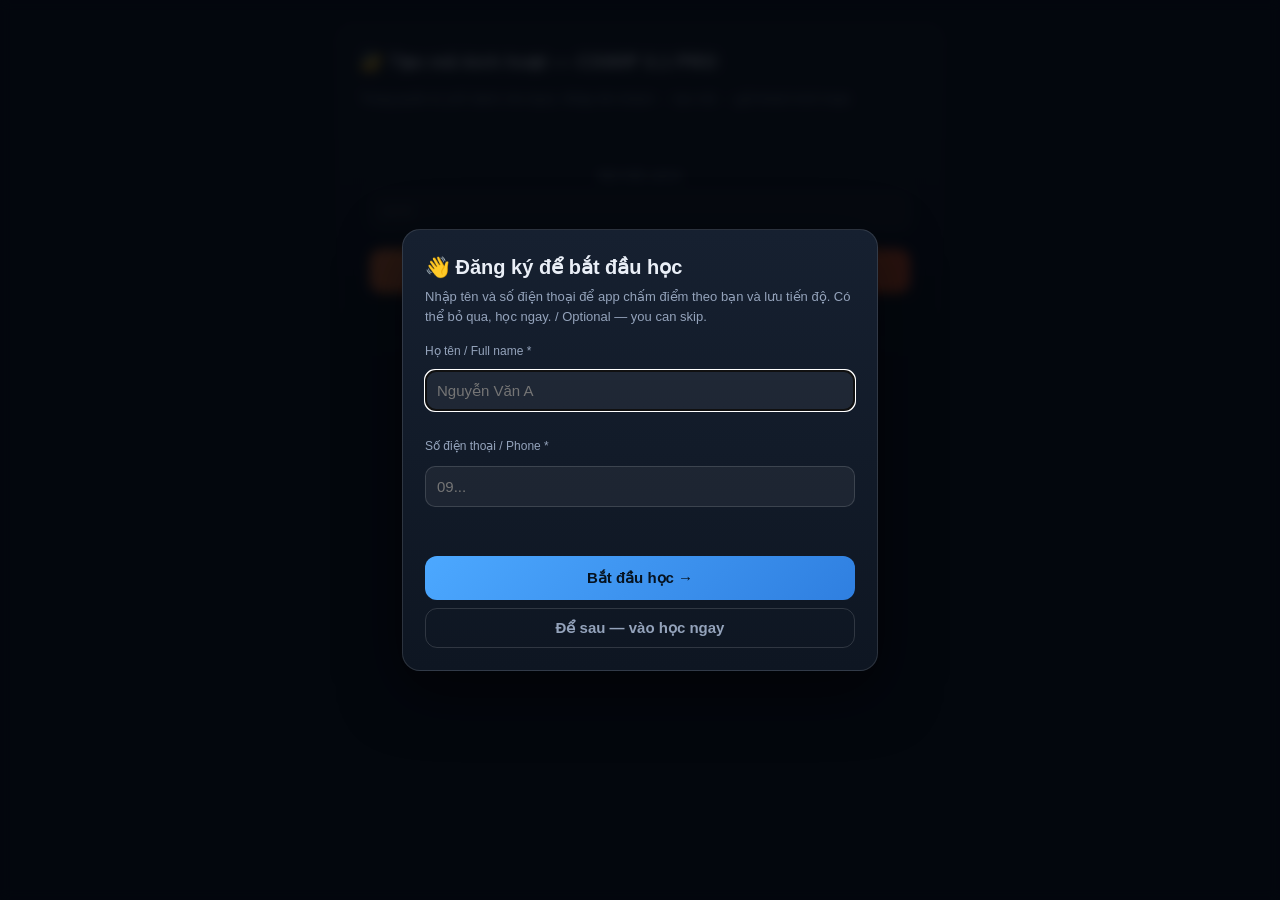
<file: admin.html>
<!DOCTYPE html>
<html lang="vi">
<head>
<meta charset="UTF-8">
<meta name="viewport" content="width=device-width, initial-scale=1.0">
<title>Tạo mã kích hoạt — CSWIP 3.1 PRO (ADMIN)</title>
<style>
  body{font-family:'Inter',-apple-system,Segoe UI,Roboto,Arial,sans-serif;background:#0a0e17;color:#eaeff7;margin:0;padding:24px;line-height:1.55}
  .box{max-width:560px;margin:0 auto;background:linear-gradient(180deg,rgba(255,255,255,.04),rgba(255,255,255,.012));border:1px solid rgba(255,255,255,.1);border-radius:16px;padding:22px}
  h1{font-size:19px;margin:0 0 4px}
  .muted{color:#94a3bb;font-size:13px}
  label{display:block;font-size:12px;color:#94a3bb;margin:14px 0 5px}
  input,select{width:100%;padding:11px;border-radius:10px;border:1px solid rgba(255,255,255,.14);background:rgba(255,255,255,.05);color:#eaeff7;font-size:15px;box-sizing:border-box}
  button{margin-top:18px;width:100%;padding:13px;border:none;border-radius:12px;background:linear-gradient(135deg,#ff7a33,#ff5a1f);color:#1a1206;font-weight:800;font-size:15px;cursor:pointer}
  .out{margin-top:16px;padding:16px;border:1px dashed rgba(255,255,255,.2);border-radius:12px;background:#0a121b;display:none}
  .code{font-size:22px;font-weight:800;letter-spacing:1px;color:#ffd60a;word-break:break-all;text-align:center;margin:6px 0}
  .copy{background:#1b2334;color:#eaeff7;border:1px solid rgba(255,255,255,.14);font-weight:600;margin-top:10px}
  .warn{background:#2a1f0a;border:1px solid #5a4410;border-radius:10px;padding:12px;font-size:12px;margin-top:16px;color:#e9d8a6}
  .lock{text-align:center;padding:30px 10px}
</style>
</head>
<body>
<div class="box">
  <h1>🔐 Tạo mã kích hoạt — CSWIP 3.1 PRO</h1>
  <p class="muted">Trang quản trị (chỉ dành cho bạn). Nhập tên khách → tạo mã → gửi khách kích hoạt.</p>

  <div id="gate" class="lock">
    <label>Mật khẩu admin</label>
    <input id="pass" type="password" placeholder="••••••" onkeydown="if(event.key==='Enter')unlock()">
    <button onclick="unlock()">Mở</button>
  </div>

  <div id="panel" style="display:none">
    <label>Số điện thoại khách (đúng như khách nhập trong app)</label>
    <input id="name" placeholder="09..." oninput="gen()">
    <label>Thời hạn</label>
    <select id="exp" onchange="gen()">
      <option value="L">Vĩnh viễn (lifetime)</option>
      <option value="auto12">12 tháng kể từ nay</option>
      <option value="auto6">6 tháng kể từ nay</option>
      <option value="auto3">3 tháng kể từ nay</option>
    </select>
    <div id="out" class="out">
      <div class="muted" style="text-align:center">Mã kích hoạt cho <b id="who"></b> · HSD: <span id="hsd"></span></div>
      <div class="code" id="code">—</div>
      <button class="copy" onclick="copyCode()">📋 Copy mã</button>
    </div>
    <div class="warn">⚠️ Mã gắn theo SỐ ĐIỆN THOẠI — chống nhầm tên/dấu. Nhắc khách nhập đúng SĐT đã báo khi mua.<br>
    ⚠️ KHÔNG đăng file <b>admin.html</b> lên web công khai nếu muốn giữ kín. Đổi <code>secret</code> & <code>adminPass</code> trong <b>config.js</b>.</div>
  </div>
</div>

<script src="config.js"></script>
<script src="auth.js"></script>
<script>
function unlock(){
  var p=(document.getElementById('pass').value||'');
  if(p===CONFIG.adminPass){
    document.getElementById('gate').style.display='none';
    document.getElementById('panel').style.display='';
  } else { alert('Sai mật khẩu.'); }
}
function _expCode(){
  var v=document.getElementById('exp').value;
  if(v==='L') return 'L';
  var n=parseInt(v.replace('auto',''),10);
  var d=new Date(); d.setMonth(d.getMonth()+n);
  var yy=String(d.getFullYear()).slice(-2);
  var mm=String(d.getMonth()+1).padStart(2,'0');
  return yy+mm;
}
function _hsdText(exp){
  if(exp==='L') return 'vĩnh viễn';
  return 'hết tháng '+exp.slice(2,4)+'/20'+exp.slice(0,2);
}
function gen(){
  var name=(document.getElementById('name').value||'').trim();
  var out=document.getElementById('out');
  if(!name){ out.style.display='none'; return; }
  var exp=_expCode();
  var code=makeCode(name, exp);
  document.getElementById('who').textContent=name;
  document.getElementById('hsd').textContent=_hsdText(exp);
  document.getElementById('code').textContent=code;
  out.style.display='';
}
function copyCode(){
  var c=document.getElementById('code').textContent;
  navigator.clipboard.writeText(c).then(function(){
    var b=event.target; var o=b.textContent; b.textContent='✓ Đã copy'; setTimeout(function(){b.textContent=o;},1400);
  });
}
</script>
</body>
</html>
</file>
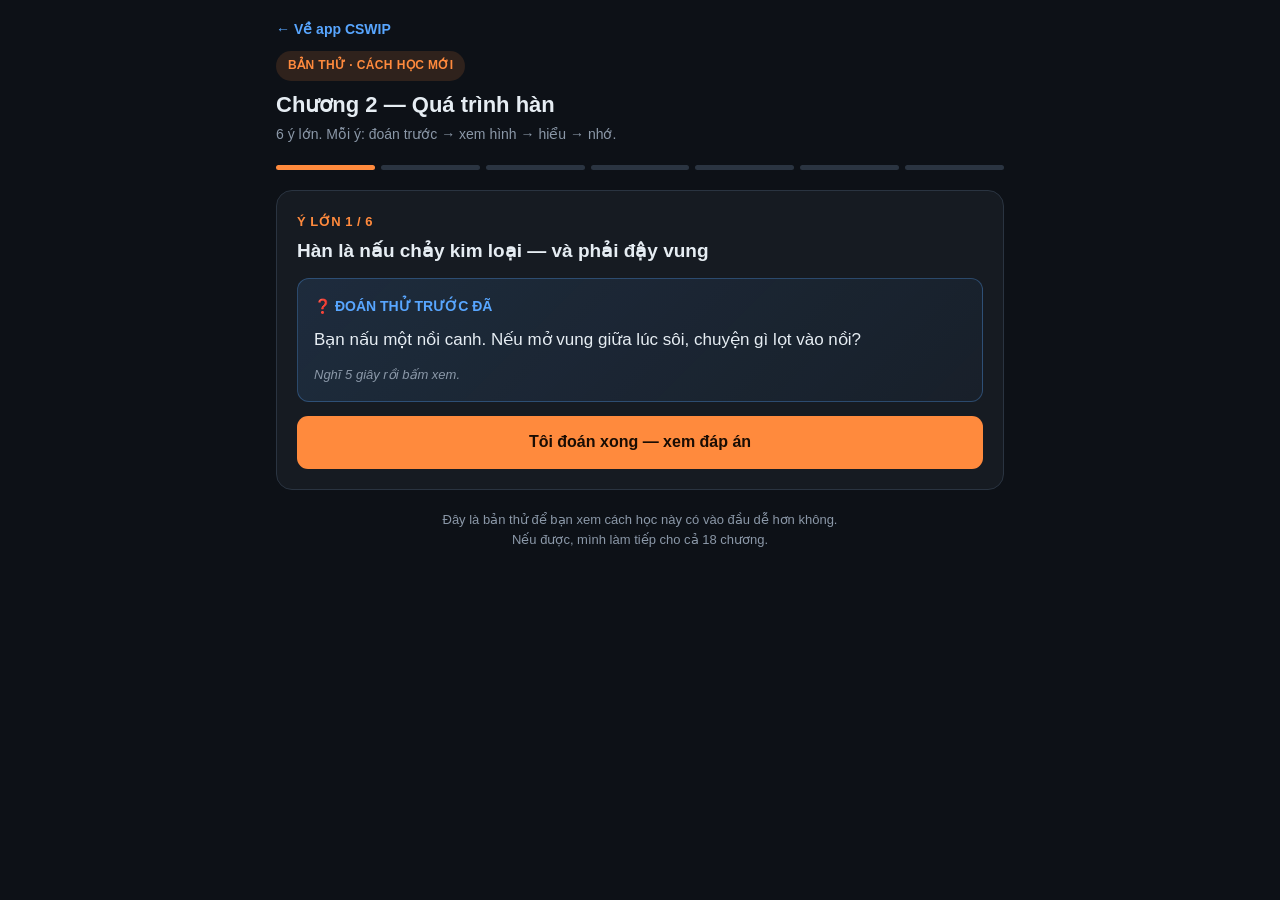
<file: hoc_demo.html>
<!DOCTYPE html>
<html lang="vi">
<head>
<meta charset="utf-8">
<meta name="viewport" content="width=device-width,initial-scale=1">
<title>Học dễ nhớ — Chương 2: Quá trình hàn</title>
<style>
*{box-sizing:border-box;margin:0;padding:0}
:root{--bg:#0d1117;--card:#161b22;--card2:#1c2430;--line:#2a3441;--tx:#e6edf3;--mut:#8b98a8;--acc:#ff8a3d;--grn:#3fb950;--blu:#58a6ff}
body{background:var(--bg);color:var(--tx);font:16px/1.65 -apple-system,"Segoe UI",Roboto,sans-serif;padding:16px;max-width:760px;margin:0 auto;-webkit-text-size-adjust:100%}
header{margin-bottom:18px}
.kicker{display:inline-block;background:rgba(255,138,61,.14);color:var(--acc);font-size:12px;font-weight:700;padding:5px 12px;border-radius:20px;letter-spacing:.4px}
h1{font-size:22px;margin:10px 0 4px;line-height:1.3}
.sub{color:var(--mut);font-size:14px}
.dots{display:flex;gap:6px;margin:16px 0 20px}
.dot{flex:1;height:5px;border-radius:3px;background:var(--line);transition:.3s}
.dot.on{background:var(--acc)}
.dot.done{background:var(--grn)}
.card{background:var(--card);border:1px solid var(--line);border-radius:16px;padding:20px;margin-bottom:14px}
.idea-n{color:var(--acc);font-size:13px;font-weight:700;letter-spacing:.5px}
h2{font-size:19px;margin:6px 0 14px;line-height:1.35}
h3{font-size:15px;margin:18px 0 8px;color:var(--acc)}
p{margin-bottom:12px}
.ask{background:linear-gradient(135deg,rgba(88,166,255,.12),rgba(88,166,255,.04));border:1px solid rgba(88,166,255,.3);border-radius:12px;padding:16px;margin-bottom:14px}
.ask b{color:var(--blu);display:block;margin-bottom:8px;font-size:14px}
.ask p{margin-bottom:0;font-size:17px}
.hint{color:var(--mut);font-size:13px;margin-top:10px;font-style:italic}
.ana{background:rgba(63,185,80,.09);border-left:3px solid var(--grn);border-radius:0 10px 10px 0;padding:14px 16px;margin:14px 0}
.ana > b{color:var(--grn);display:block;margin-bottom:6px;font-size:13px;letter-spacing:.3px}
.ana p b{color:var(--tx)}
.ana p{margin:0}
.warn{background:rgba(255,138,61,.09);border-left:3px solid var(--acc);border-radius:0 10px 10px 0;padding:14px 16px;margin:14px 0}
.warn > b{color:var(--acc);display:block;margin-bottom:6px;font-size:13px}
.warn p b{color:var(--tx)}
.warn p{margin:0}
svg{width:100%;height:auto;display:block;margin:6px 0 14px;background:var(--card2);border-radius:12px;padding:10px}
.terms{border-top:1px dashed var(--line);margin-top:18px;padding-top:14px}
.terms .lb{color:var(--mut);font-size:12px;margin-bottom:8px}
.chip{display:inline-block;background:var(--card2);border:1px solid var(--line);border-radius:8px;padding:5px 10px;margin:0 6px 6px 0;font-size:13px}
.chip b{color:var(--blu);font-weight:600}
.chip span{color:var(--mut)}
button{font:inherit;cursor:pointer;border:0;border-radius:11px;padding:13px 20px;font-weight:600}
.btn{background:var(--acc);color:#1a0d04;width:100%}
.btn.sec{background:var(--card2);color:var(--tx);border:1px solid var(--line)}
.row{display:flex;gap:10px;margin-top:6px}
.row button{flex:1}
.hide{display:none}
.opt{display:block;width:100%;text-align:left;background:var(--card2);border:1px solid var(--line);color:var(--tx);border-radius:11px;padding:13px 15px;margin-bottom:9px;font-weight:400;line-height:1.45}
.opt:hover{border-color:var(--acc)}
.opt.ok{border-color:var(--grn);background:rgba(63,185,80,.14)}
.opt.bad{border-color:#f85149;background:rgba(248,81,73,.13)}
.fb{border-radius:11px;padding:13px 15px;margin-top:4px;font-size:14px;line-height:1.55}
.fb.ok{background:rgba(63,185,80,.1);border:1px solid rgba(63,185,80,.35)}
.fb.bad{background:rgba(248,81,73,.09);border:1px solid rgba(248,81,73,.35)}
.score{font-size:40px;font-weight:800;color:var(--acc);text-align:center;margin:10px 0}
.note{color:var(--mut);font-size:13px;text-align:center;margin-top:20px;line-height:1.6}
svg text{font-family:-apple-system,"Segoe UI",Roboto,sans-serif}
</style>
</head>
<body>

<a href="index.html" style="display:inline-block;margin-bottom:10px;color:#58a6ff;text-decoration:none;font-weight:600;font-size:14px">← Về app CSWIP</a>
<header>
  <span class="kicker">BẢN THỬ · CÁCH HỌC MỚI</span>
  <h1>Chương 2 — Quá trình hàn</h1>
  <p class="sub">6 ý lớn. Mỗi ý: đoán trước → xem hình → hiểu → nhớ.</p>
</header>

<div class="dots" id="dots"></div>
<div id="stage"></div>

<p class="note">Đây là bản thử để bạn xem cách học này có vào đầu dễ hơn không.<br>Nếu được, mình làm tiếp cho cả 18 chương.</p>

<script>
const IDEAS = [
{
 n:"Ý LỚN 1 / 6",
 t:"Hàn là nấu chảy kim loại — và phải đậy vung",
 ask:"Bạn nấu một nồi canh. Nếu mở vung giữa lúc sôi, chuyện gì lọt vào nồi?",
 hint:"Nghĩ 5 giây rồi bấm xem.",
 svg:`<svg viewBox="0 0 640 230">
  <rect x="0" y="0" width="640" height="230" fill="none"/>
  <rect x="60" y="150" width="520" height="52" rx="4" fill="#3d4a5c"/>
  <text x="70" y="182" fill="#8b98a8" font-size="13">kim loại cơ bản (tấm thép)</text>
  <ellipse cx="320" cy="150" rx="72" ry="20" fill="#ff8a3d" opacity=".85"/>
  <ellipse cx="320" cy="148" rx="46" ry="12" fill="#ffd166"/>
  <text x="320" y="196" fill="#ffd166" font-size="13" text-anchor="middle">vũng hàn (kim loại LỎNG, ~1500°C)</text>
  <rect x="306" y="34" width="28" height="74" rx="4" fill="#6e7d90"/>
  <polygon points="306,108 334,108 320,126" fill="#c9d4e0"/>
  <text x="348" y="60" fill="#8b98a8" font-size="13">điện cực / que hàn</text>
  <path d="M320 126 L308 143 M320 126 L332 143 M320 126 L320 145" stroke="#ffd166" stroke-width="2.5" opacity=".9"/>
  <path d="M225 118 Q320 60 415 118 Q415 150 320 152 Q225 150 225 118Z" fill="#58a6ff" opacity=".17" stroke="#58a6ff" stroke-width="1.5" stroke-dasharray="5 4"/>
  <text x="320" y="96" fill="#58a6ff" font-size="13" text-anchor="middle">LỚP BẢO VỆ = cái vung</text>
  <text x="70" y="30" fill="#f85149" font-size="13">✕ Ôxy + Nitơ trong không khí</text>
  <path d="M120 38 L150 70" stroke="#f85149" stroke-width="2"/><polygon points="150,70 141,60 154,61" fill="#f85149"/>
  <path d="M500 38 L470 70" stroke="#f85149" stroke-width="2"/><polygon points="470,70 479,60 466,61" fill="#f85149"/>
  <text x="440" y="30" fill="#f85149" font-size="13">✕ Hơi ẩm</text>
 </svg>`,
 body:`<p>Hàn hồ quang chỉ là: dùng tia lửa điện <b>nấu chảy</b> mép hai miếng thép cho chúng hòa vào nhau, nguội lại thì thành một khối.</p>
 <p>Nhưng thép lỏng ở 1500°C <b>hút ôxy và nitơ trong không khí như miếng bọt biển hút nước</b>. Hút vào rồi, khi nguội chúng biến thành bọt khí và hạt cứng giòn nằm lại trong mối hàn.</p>
 <p>Vì vậy <b>mọi quá trình hàn đều phải che vũng hàn lại</b>. Đó là lý do tồn tại của thuốc bọc que, của bình khí, của lớp thuốc hạt. Không có cái nào là "cho đẹp" cả — tất cả đều là <b>cái vung đậy nồi</b>.`,
 ana:{t:"NEO VÀO ĐỜI THƯỜNG",p:"Vũng hàn = nồi canh đang sôi. Lớp bảo vệ = cái vung. Mở vung ra thì bụi rơi vào — hàn mà mất lớp bảo vệ thì <b>rỗ khí</b> rơi vào mối hàn. Nhớ đúng một câu này là hiểu được cả chương."},
 terms:[["weld pool","vũng hàn"],["shielding","sự bảo vệ, che chắn"],["porosity","rỗ khí"],["arc","hồ quang"]],
 recall:"Vì sao vũng hàn bắt buộc phải được che chắn?"
},
{
 n:"Ý LỚN 2 / 6",
 t:"Bốn quá trình hàn = bốn kiểu 'đậy vung' khác nhau",
 ask:"Nếu có 4 cách đậy vung khác nhau, bạn đoán cách nào dùng được ngoài trời gió to?",
 hint:"Gió thổi bay được cái gì, và không thổi bay được cái gì?",
 svg:`<svg viewBox="0 0 640 300">
  <g>
   <rect x="14" y="14" width="146" height="128" rx="10" fill="#1c2430" stroke="#2a3441"/>
   <text x="87" y="38" fill="#ff8a3d" font-size="14" font-weight="700" text-anchor="middle">MMA</text>
   <rect x="78" y="48" width="18" height="44" rx="3" fill="#6e7d90"/>
   <rect x="73" y="48" width="5" height="44" fill="#c9a227"/><rect x="96" y="48" width="5" height="44" fill="#c9a227"/>
   <ellipse cx="87" cy="106" rx="30" ry="9" fill="#ff8a3d"/>
   <path d="M62 102 Q87 92 112 102" stroke="#c9a227" stroke-width="4" fill="none"/>
   <text x="87" y="128" fill="#c9a227" font-size="12" text-anchor="middle">đậy bằng XỈ</text>
  </g>
  <g>
   <rect x="174" y="14" width="146" height="128" rx="10" fill="#1c2430" stroke="#2a3441"/>
   <text x="247" y="38" fill="#ff8a3d" font-size="14" font-weight="700" text-anchor="middle">MIG / MAG</text>
   <rect x="240" y="46" width="14" height="34" rx="2" fill="#6e7d90"/>
   <path d="M228 80 L266 80 L258 96 L236 96Z" fill="#8795a8"/>
   <path d="M247 96 L247 106" stroke="#c9d4e0" stroke-width="3"/>
   <ellipse cx="247" cy="112" rx="28" ry="8" fill="#ff8a3d"/>
   <path d="M230 94 Q247 118 264 94" fill="#58a6ff" opacity=".28"/>
   <text x="247" y="134" fill="#58a6ff" font-size="12" text-anchor="middle">đậy bằng KHÍ</text>
  </g>
  <g>
   <rect x="334" y="14" width="146" height="128" rx="10" fill="#1c2430" stroke="#2a3441"/>
   <text x="407" y="38" fill="#ff8a3d" font-size="14" font-weight="700" text-anchor="middle">TIG</text>
   <path d="M388 46 L426 46 L418 76 L396 76Z" fill="#8795a8"/>
   <rect x="404" y="76" width="7" height="24" fill="#d0d7de"/>
   <ellipse cx="407" cy="112" rx="26" ry="8" fill="#ff8a3d"/>
   <path d="M390 74 Q407 118 424 74" fill="#58a6ff" opacity=".28"/>
   <path d="M356 92 L392 106" stroke="#c9d4e0" stroke-width="3"/>
   <text x="407" y="134" fill="#58a6ff" font-size="12" text-anchor="middle">KHÍ + que KHÔNG TAN</text>
  </g>
  <g>
   <rect x="494" y="14" width="132" height="128" rx="10" fill="#1c2430" stroke="#2a3441"/>
   <text x="560" y="38" fill="#ff8a3d" font-size="14" font-weight="700" text-anchor="middle">SAW</text>
   <rect x="553" y="46" width="12" height="30" rx="2" fill="#6e7d90"/>
   <rect x="510" y="86" width="100" height="26" rx="4" fill="#c9a227" opacity=".55"/>
   <circle cx="524" cy="82" r="3" fill="#c9a227"/><circle cx="545" cy="80" r="3" fill="#c9a227"/><circle cx="572" cy="81" r="3" fill="#c9a227"/><circle cx="596" cy="83" r="3" fill="#c9a227"/>
   <text x="560" y="134" fill="#c9a227" font-size="12" text-anchor="middle">VÙI trong thuốc hạt</text>
  </g>
  <rect x="14" y="160" width="612" height="124" rx="10" fill="#1c2430" stroke="#2a3441"/>
  <text x="30" y="186" fill="#3fb950" font-size="14" font-weight="700">XỈ (thể rắn) — gió KHÔNG thổi bay được</text>
  <text x="30" y="208" fill="#e6edf3" font-size="13">→ MMA và SAW dùng được ngoài công trường, ngoài gió.</text>
  <text x="30" y="240" fill="#f85149" font-size="14" font-weight="700">KHÍ (thể khí) — gió THỔI BAY MẤT</text>
  <text x="30" y="262" fill="#e6edf3" font-size="13">→ MIG/MAG và TIG phải che chắn gió, hoặc chỉ hàn trong xưởng.</text>
 </svg>`,
 body:`<p>Bốn quá trình trong đề thi chỉ khác nhau ở <b>cách đậy vung</b> và <b>que có tan hay không</b>:</p>
 <p><b>MMA</b> — que sắt bọc một lớp thuốc. Thuốc cháy thành xỉ phủ lên trên. Que tự tan thành kim loại đắp.<br>
 <b>MIG/MAG</b> — dây sắt chạy ra liên tục, khí thổi ra từ chụp bao quanh. Dây tan.<br>
 <b>TIG</b> — que vonfram <b>không tan</b> (chỉ để sinh hồ quang), khí bảo vệ, muốn đắp thì cầm que phụ chấm vào.<br>
 <b>SAW</b> — dây chạy tự động, cả hồ quang <b>chìm nghỉm</b> dưới đống thuốc hạt, không nhìn thấy tia lửa.</p>`,
 ana:{t:"CÁCH NHỚ",p:"Xỉ là <b>chất rắn</b> — gió không thổi bay. Khí là <b>chất khí</b> — gió thổi bay ngay. Nên hỏi 'hàn ngoài trời gió dùng gì' thì đáp án luôn là loại có <b>xỉ</b>: MMA. Không cần học thuộc, cứ hỏi lại 'gió thổi bay được không'."},
 terms:[["MMA / SMAW","hàn que bọc thuốc"],["MIG / MAG","hàn dây + khí"],["TIG / GTAW","hàn điện cực vonfram"],["SAW","hàn hồ quang chìm"],["slag","xỉ"],["consumable","tan được / vật liệu tiêu hao"]],
 recall:"Hàn ngoài công trường có gió thì chọn quá trình nào, và vì sao?"
},
{
 n:"Ý LỚN 3 / 6",
 t:"Nguồn hàn CC và CV — cái vòi nước và cái bơm",
 ask:"Thợ cầm que bằng tay. Tay người thì luôn run lên xuống. Nếu tay run làm hồ quang lúc dài lúc ngắn, bạn muốn máy giữ chặt cái gì?",
 hint:"Giữ chặt dòng điện, hay giữ chặt điện áp?",
 svg:`<svg viewBox="0 0 640 290">
  <rect x="12" y="12" width="300" height="266" rx="12" fill="#1c2430" stroke="#2a3441"/>
  <text x="162" y="40" fill="#ff8a3d" font-size="15" font-weight="700" text-anchor="middle">CC — giữ chặt DÒNG</text>
  <text x="162" y="62" fill="#8b98a8" font-size="12" text-anchor="middle">"vòi nước vặn cứng một mức"</text>
  <line x1="60" y1="220" x2="280" y2="220" stroke="#4a5666" stroke-width="2"/>
  <line x1="60" y1="220" x2="60" y2="90" stroke="#4a5666" stroke-width="2"/>
  <text x="170" y="242" fill="#8b98a8" font-size="12" text-anchor="middle">dòng điện (A) →</text>
  <text x="36" y="160" fill="#8b98a8" font-size="12" text-anchor="middle" transform="rotate(-90 36 160)">điện áp (V)</text>
  <path d="M72 100 Q170 118 205 210" stroke="#ff8a3d" stroke-width="3.5" fill="none"/>
  <line x1="205" y1="90" x2="205" y2="225" stroke="#3fb950" stroke-width="2" stroke-dasharray="5 4"/>
  <text x="212" y="104" fill="#3fb950" font-size="12">tay run</text>
  <text x="212" y="120" fill="#3fb950" font-size="12">lên xuống</text>
  <path d="M150 128 L196 176" stroke="#3fb950" stroke-width="2"/><polygon points="196,176 185,170 192,163" fill="#3fb950"/>
  <text x="162" y="268" fill="#e6edf3" font-size="13" text-anchor="middle">→ dòng gần như KHÔNG ĐỔI</text>
  <rect x="328" y="12" width="300" height="266" rx="12" fill="#1c2430" stroke="#2a3441"/>
  <text x="478" y="40" fill="#58a6ff" font-size="15" font-weight="700" text-anchor="middle">CV — giữ chặt ĐIỆN ÁP</text>
  <text x="478" y="62" fill="#8b98a8" font-size="12" text-anchor="middle">"máy tự bù, không cần tay"</text>
  <line x1="376" y1="220" x2="596" y2="220" stroke="#4a5666" stroke-width="2"/>
  <line x1="376" y1="220" x2="376" y2="90" stroke="#4a5666" stroke-width="2"/>
  <text x="486" y="242" fill="#8b98a8" font-size="12" text-anchor="middle">dòng điện (A) →</text>
  <path d="M388 128 L580 142" stroke="#58a6ff" stroke-width="3.5" fill="none"/>
  <line x1="388" y1="135" x2="580" y2="135" stroke="#3fb950" stroke-width="2" stroke-dasharray="5 4"/>
  <text x="430" y="182" fill="#3fb950" font-size="12">dòng tự nhảy rất nhiều</text>
  <path d="M420 172 L410 150" stroke="#3fb950" stroke-width="2"/><polygon points="410,150 409,162 418,157" fill="#3fb950"/>
  <path d="M540 172 L556 150" stroke="#3fb950" stroke-width="2"/><polygon points="556,150 545,156 554,162" fill="#3fb950"/>
  <text x="478" y="268" fill="#e6edf3" font-size="13" text-anchor="middle">→ điện áp KHÔNG ĐỔI</text>
 </svg>`,
 body:`<p>Đây là câu hỏi ra đề nhiều nhất chương này, và nó chỉ là một ý duy nhất.</p>
 <p><b>Người cầm tay thì tay run.</b> Tay run làm hồ quang lúc dài lúc ngắn. Nếu dòng điện cũng nhảy theo, mối hàn lúc ngấu sâu lúc ngấu nông — hỏng. Nên máy phải <b>giữ chặt dòng điện</b> dù hồ quang dài ngắn thế nào. Đó là <b>CC</b> — dùng cho <b>MMA và TIG</b>, hai quá trình cầm tay.</p>
 <p><b>Máy tự cấp dây thì không có tay nào run</b>, nhưng có chuyện khác: dây chạy ra đều đặn, nếu thợ đưa mỏ hàn lại gần thì dây thừa ra. Ở chế độ <b>CV</b>, dây gần vật hơn → dòng vọt lên → dây <b>cháy cụt nhanh hơn</b> → hồ quang tự dài trở lại. Máy tự sửa, không cần thợ. Đó là <b>CV</b> — dùng cho <b>MIG/MAG và SAW dây nhỏ</b>.</p>`,
 ana:{t:"NEO VÀO ĐỜI THƯỜNG",p:"<b>CC = vòi nước vặn cứng một mức.</b> Bạn đưa cái ca lên cao xuống thấp (hồ quang dài ngắn), nước vẫn chảy đúng bằng đó. → Tay người cầm → CC → <b>MMA, TIG</b>.<br><br><b>CV = máy tự bù.</b> Đút dây vào sâu hơn thì nó ăn dòng mạnh hơn, cháy cụt nhanh hơn, tự cân bằng lại. → Máy cấp dây → CV → <b>MIG/MAG, SAW</b>."},
 warn:{t:"BẪY ĐỀ THI",p:"Đề rất hay hỏi ngược: <i>\"self-adjusting arc (hồ quang tự điều chỉnh) thuộc loại nguồn nào?\"</i> — Đáp án là <b>CV</b>, vì chỉ CV mới có khả năng tự bù đó. CC không tự điều chỉnh, chính thợ phải giữ tay."},
 terms:[["constant current (CC)","nguồn dòng không đổi"],["drooping","đặc tính dốc (của CC)"],["constant voltage (CV)","nguồn áp không đổi"],["flat characteristic","đặc tính phẳng (của CV)"],["self-adjusting arc","hồ quang tự điều chỉnh"]],
 recall:"MMA dùng nguồn CC hay CV? Vì sao lại là loại đó?"
},
{
 n:"Ý LỚN 4 / 6",
 t:"Cực tính — hai phần ba nhiệt nằm ở cực DƯƠNG",
 ask:"Nếu hàn tấm thép dày, bạn muốn nhiệt dồn vào TẤM hay dồn vào QUE?",
 hint:"Tấm dày thì cần nhiệt ở đâu để ngấu sâu?",
 svg:`<svg viewBox="0 0 640 260">
  <rect x="14" y="14" width="300" height="230" rx="12" fill="#1c2430" stroke="#2a3441"/>
  <text x="164" y="40" fill="#ff8a3d" font-size="15" font-weight="700" text-anchor="middle">DCEP (+ ở que)</text>
  <rect x="150" y="56" width="26" height="56" rx="3" fill="#6e7d90"/>
  <text x="188" y="78" fill="#f85149" font-size="17" font-weight="700">+</text>
  <text x="188" y="98" fill="#ff8a3d" font-size="12">2/3 nhiệt</text>
  <path d="M163 112 L163 140" stroke="#ffd166" stroke-width="3"/>
  <rect x="60" y="150" width="210" height="44" rx="4" fill="#3d4a5c"/>
  <ellipse cx="163" cy="152" rx="34" ry="8" fill="#ff8a3d" opacity=".8"/>
  <text x="76" y="178" fill="#58a6ff" font-size="15" font-weight="700">−</text>
  <text x="96" y="178" fill="#8b98a8" font-size="12">1/3 nhiệt — ngấu NÔNG</text>
  <text x="164" y="222" fill="#e6edf3" font-size="13" text-anchor="middle">Dùng cho: đa số que MMA,</text>
  <text x="164" y="240" fill="#e6edf3" font-size="13" text-anchor="middle">MIG/MAG, thổi rãnh hồ quang-khí</text>
  <rect x="326" y="14" width="300" height="230" rx="12" fill="#1c2430" stroke="#2a3441"/>
  <text x="476" y="40" fill="#58a6ff" font-size="15" font-weight="700" text-anchor="middle">DCEN (− ở que)</text>
  <rect x="462" y="56" width="26" height="56" rx="3" fill="#6e7d90"/>
  <text x="500" y="78" fill="#58a6ff" font-size="17" font-weight="700">−</text>
  <text x="500" y="98" fill="#8b98a8" font-size="12">1/3 nhiệt</text>
  <path d="M475 112 L475 140" stroke="#ffd166" stroke-width="3"/>
  <rect x="372" y="150" width="210" height="44" rx="4" fill="#3d4a5c"/>
  <ellipse cx="475" cy="152" rx="34" ry="14" fill="#ff8a3d"/>
  <path d="M451 152 Q475 188 499 152" fill="#ff8a3d" opacity=".55"/>
  <text x="388" y="178" fill="#f85149" font-size="15" font-weight="700">+</text>
  <text x="408" y="178" fill="#ffd166" font-size="12">2/3 nhiệt — ngấu SÂU</text>
  <text x="476" y="222" fill="#e6edf3" font-size="13" text-anchor="middle">Dùng cho: TIG (thép, inox),</text>
  <text x="476" y="240" fill="#e6edf3" font-size="13" text-anchor="middle">tấm dày cần ngấu sâu</text>
 </svg>`,
 body:`<p>Chỉ cần nhớ <b>một quy tắc duy nhất</b>: trong hàn hồ quang một chiều, <b>khoảng 2/3 nhiệt sinh ra ở cực DƯƠNG (+), 1/3 ở cực ÂM (−)</b>. Mọi câu hỏi về cực tính đều suy ra từ đây.</p>
 <p>Đặt <b>cực dương vào QUE</b> (gọi là DCEP) → nhiệt dồn vào que → que tan nhanh, tấm ngấu nông hơn. Đặt <b>cực dương vào TẤM</b> (gọi là DCEN) → nhiệt dồn vào tấm → <b>ngấu sâu</b>.</p>
 <p>Riêng hàn <b>nhôm bằng TIG</b> phải dùng <b>dòng xoay chiều AC</b>: nhôm có màng ôxit nóng chảy ở 2050°C phủ trên bề mặt (nhôm thì chảy ở 660°C), phải có nửa chu kỳ để "bắn vỡ" màng đó ra, nửa chu kỳ còn lại mới nấu chảy nhôm.</p>`,
 ana:{t:"CÁCH NHỚ",p:"Chỉ nhớ: <b>cực dương nóng hơn</b>. Rồi tự hỏi <i>\"tôi muốn cái gì nóng hơn?\"</i> — muốn tấm ngấu sâu thì cho cực dương vào tấm. Không cần thuộc chữ DCEP hay DCEN, cứ nhìn dấu + nằm ở đâu."},
 terms:[["DCEP / DC+","cực thuận nghịch: dương ở điện cực"],["DCEN / DC−","âm ở điện cực"],["polarity","cực tính"],["penetration","độ ngấu"]],
 recall:"Muốn mối hàn ngấu SÂU vào tấm thì đặt cực dương ở đâu?"
},
{
 n:"Ý LỚN 5 / 6",
 t:"Nhiệt lượng đường hàn — đi nhanh hay đi chậm",
 ask:"Rang lạc: lửa để nguyên, bạn đảo chảo NHANH hơn thì lạc chín nhiều hơn hay ít hơn?",
 hint:"Thời gian lửa tác dụng lên hạt lạc thay đổi thế nào?",
 svg:`<svg viewBox="0 0 640 250">
  <rect x="14" y="14" width="612" height="90" rx="12" fill="#1c2430" stroke="#2a3441"/>
  <text x="320" y="46" fill="#ff8a3d" font-size="16" font-weight="700" text-anchor="middle">Nhiệt lượng =  (Dòng × Điện áp × 60) ÷ (Tốc độ đi × 1000)</text>
  <text x="320" y="76" fill="#8b98a8" font-size="13" text-anchor="middle">Đơn vị: kJ/mm  ·  Dòng A, Áp V, Tốc độ mm/phút</text>
  <text x="320" y="94" fill="#8b98a8" font-size="12" text-anchor="middle">Tốc độ nằm ở MẪU SỐ → đi nhanh thì nhiệt lượng GIẢM</text>
  <rect x="14" y="118" width="300" height="118" rx="12" fill="#1c2430" stroke="#2a3441"/>
  <text x="164" y="144" fill="#f85149" font-size="14" font-weight="700" text-anchor="middle">ĐI CHẬM = nhiệt lượng CAO</text>
  <rect x="44" y="160" width="240" height="18" rx="4" fill="#3d4a5c"/>
  <ellipse cx="164" cy="160" rx="66" ry="12" fill="#ff8a3d" opacity=".75"/>
  <text x="164" y="200" fill="#e6edf3" font-size="12.5" text-anchor="middle">nguội chậm · hạt to · HAZ rộng</text>
  <text x="164" y="220" fill="#e6edf3" font-size="12.5" text-anchor="middle">→ mềm hơn nhưng ĐỘ DAI GIẢM</text>
  <rect x="326" y="118" width="300" height="118" rx="12" fill="#1c2430" stroke="#2a3441"/>
  <text x="476" y="144" fill="#58a6ff" font-size="14" font-weight="700" text-anchor="middle">ĐI NHANH = nhiệt lượng THẤP</text>
  <rect x="356" y="160" width="240" height="18" rx="4" fill="#3d4a5c"/>
  <ellipse cx="476" cy="160" rx="30" ry="9" fill="#ff8a3d" opacity=".75"/>
  <text x="476" y="200" fill="#e6edf3" font-size="12.5" text-anchor="middle">nguội nhanh · hạt mịn · HAZ hẹp</text>
  <text x="476" y="220" fill="#e6edf3" font-size="12.5" text-anchor="middle">→ CỨNG hơn, dễ NỨT NGUỘI</text>
 </svg>`,
 body:`<p>"Nhiệt lượng đường hàn" nghe to tát nhưng chỉ là: <b>một milimét mối hàn nhận được bao nhiêu nhiệt</b>.</p>
 <p>Ba thứ quyết định nó: <b>dòng điện</b>, <b>điện áp</b>, và <b>tốc độ đi</b>. Hai cái đầu ở <b>tử số</b> — tăng lên thì nhiệt tăng. Tốc độ ở <b>mẫu số</b> — <b>đi nhanh thì nhiệt giảm</b>. Chỉ cần nhớ vị trí trên dưới của tốc độ là làm được mọi câu hỏi dạng này.</p>
 <p>Vì sao thanh tra viên quan tâm? Vì nhiệt lượng quyết định <b>tốc độ nguội</b>, mà tốc độ nguội quyết định <b>tổ chức kim loại</b>. Nguội quá nhanh (nhiệt lượng thấp) → thép biến thành tổ chức <b>cứng và giòn</b>, cộng thêm hydro là <b>nứt nguội</b>. Nguội quá chậm (nhiệt lượng cao) → hạt kim loại lớn lên, <b>độ dai giảm</b>. Vì vậy WPS luôn quy định một <b>khoảng</b> nhiệt lượng, không phải một con số.</p>`,
 ana:{t:"NEO VÀO ĐỜI THƯỜNG",p:"Rang lạc. Lửa giữ nguyên, <b>đảo nhanh</b> thì mỗi hạt ăn ít nhiệt hơn → chín ít. <b>Đảo chậm</b> thì mỗi hạt ăn nhiều nhiệt → chín kỹ, có khi cháy. Mối hàn y hệt: <b>đi nhanh = ít nhiệt, đi chậm = nhiều nhiệt</b>."},
 terms:[["heat input","nhiệt lượng đường hàn"],["travel speed","tốc độ di chuyển"],["cooling rate","tốc độ nguội"],["HAZ","vùng ảnh hưởng nhiệt"]],
 recall:"Thợ hàn đi NHANH hơn thì nhiệt lượng đường hàn tăng hay giảm?"
},
{
 n:"Ý LỚN 6 / 6",
 t:"Kiểu chuyển dịch kim loại — nhỏ giọt hay xịt sương",
 ask:"Vòi sen: mở nhỏ thì nước rơi từng giọt, mở to thì thành tia sương. Kiểu nào nóng hơn?",
 hint:"Mở to hơn nghĩa là năng lượng nhiều hơn hay ít hơn?",
 svg:`<svg viewBox="0 0 640 260">
  <rect x="14" y="14" width="300" height="230" rx="12" fill="#1c2430" stroke="#2a3441"/>
  <text x="164" y="40" fill="#58a6ff" font-size="15" font-weight="700" text-anchor="middle">DIP — nhỏ giọt</text>
  <text x="164" y="60" fill="#8b98a8" font-size="12" text-anchor="middle">dòng &amp; áp THẤP · 50–200 lần/giây</text>
  <rect x="155" y="74" width="16" height="40" rx="2" fill="#8795a8"/>
  <circle cx="163" cy="126" r="8" fill="#ffd166"/>
  <circle cx="163" cy="148" r="8" fill="#ffd166"/>
  <rect x="64" y="166" width="200" height="34" rx="4" fill="#3d4a5c"/>
  <ellipse cx="163" cy="166" rx="30" ry="8" fill="#ff8a3d" opacity=".8"/>
  <text x="164" y="222" fill="#3fb950" font-size="12.5" text-anchor="middle">✓ tấm mỏng, mọi tư thế, hàn chân</text>
  <text x="164" y="240" fill="#f85149" font-size="12.5" text-anchor="middle">✕ tấm dày → dễ THIẾU NGẤU</text>
  <rect x="326" y="14" width="300" height="230" rx="12" fill="#1c2430" stroke="#2a3441"/>
  <text x="476" y="40" fill="#ff8a3d" font-size="15" font-weight="700" text-anchor="middle">SPRAY — xịt sương</text>
  <text x="476" y="60" fill="#8b98a8" font-size="12" text-anchor="middle">dòng &amp; áp CAO · không chạm vũng</text>
  <rect x="468" y="74" width="16" height="34" rx="2" fill="#8795a8"/>
  <circle cx="470" cy="118" r="3" fill="#ffd166"/><circle cx="482" cy="124" r="3" fill="#ffd166"/>
  <circle cx="464" cy="132" r="3" fill="#ffd166"/><circle cx="486" cy="138" r="3" fill="#ffd166"/>
  <circle cx="474" cy="146" r="3" fill="#ffd166"/><circle cx="480" cy="156" r="3" fill="#ffd166"/>
  <rect x="376" y="166" width="200" height="34" rx="4" fill="#3d4a5c"/>
  <ellipse cx="476" cy="166" rx="42" ry="14" fill="#ff8a3d"/>
  <path d="M446 166 Q476 202 506 166" fill="#ff8a3d" opacity=".6"/>
  <text x="476" y="222" fill="#3fb950" font-size="12.5" text-anchor="middle">✓ tấm dày, ngấu sâu, đắp nhanh</text>
  <text x="476" y="240" fill="#f85149" font-size="12.5" text-anchor="middle">✕ vũng quá lỏng → chỉ bằng &amp; ngang</text>
 </svg>`,
 body:`<p>Trong MIG/MAG, giọt kim loại từ dây đi sang vũng hàn theo mấy kiểu khác nhau, và kiểu nào là do <b>bạn đặt dòng và điện áp cao hay thấp</b>.</p>
 <p><b>Dip (ngắn mạch)</b> — dòng và áp thấp. Dây chạm hẳn vào vũng hàn, chập mạch, giọt kim loại tách ra, hồ quang cháy lại. Lặp lại 50–200 lần mỗi giây. Vì nhiệt thấp nên <b>hàn được tấm mỏng và mọi tư thế</b> (kể cả hàn ngược trần), nhưng chính vì nhiệt thấp mà đem hàn <b>tấm dày thì dễ thiếu ngấu</b>.</p>
 <p><b>Spray (phun)</b> — dòng và áp cao. Kim loại bay sang thành <b>hạt rất nhỏ như sương</b>, không chạm vũng. Nhiệt cao nên <b>ngấu sâu, đắp nhanh</b>, nhưng vũng hàn to và lỏng như nước nên <b>chỉ hàn được tư thế bằng và ngang</b> — ngửa lên thì nó chảy xuống.</p>`,
 ana:{t:"NEO VÀO ĐỜI THƯỜNG",p:"<b>Dip = vòi mở nhỏ, nước rơi từng giọt</b> — mát, nhẹ, làm gì cũng được, nhưng yếu.<br><b>Spray = vòi mở hết, thành tia sương</b> — mạnh, nóng, ngấu sâu, nhưng vũng hàn lỏng quá nên không ngửa lên được."},
 warn:{t:"BẪY ĐỀ THI",p:"Câu hỏi hay gặp: <i>\"dip transfer có rủi ro gì?\"</i> — Đáp án là <b>thiếu ngấu (lack of fusion)</b> trên vật liệu dày, vì nhiệt lượng quá thấp. Đây là liên kết giữa chương này và chương khuyết tật."},
 terms:[["dip / short-circuit transfer","chuyển dịch ngắn mạch"],["spray transfer","chuyển dịch phun"],["globular","chuyển dịch giọt lớn (giữa hai kiểu)"],["lack of fusion","thiếu ngấu / không nóng chảy hết"]],
 recall:"Vì sao dip transfer không nên dùng cho tấm dày?"
}
];

const QUIZ=[
 {q:"MMA hàn được ngoài trời có gió, còn MIG/MAG thì không. Vì sao?",
  o:["MMA dùng dòng điện lớn hơn","MMA được bảo vệ bằng XỈ (chất rắn), gió không thổi bay được","MMA không cần bảo vệ vũng hàn","MIG/MAG chỉ dùng cho nhôm"],a:1,
  e:"Xỉ là chất rắn phủ lên mối hàn nên gió không thổi bay. Khí bảo vệ là chất khí, gió thổi bay ngay lập tức."},
 {q:"Vì sao MMA và TIG dùng nguồn CC (dòng không đổi)?",
  o:["Vì hai quá trình này rẻ tiền hơn","Vì thợ CẦM TAY, tay run làm hồ quang dài ngắn — dòng phải giữ nguyên","Vì chúng chỉ hàn được thép","Vì chúng không cần khí bảo vệ"],a:1,
  e:"Tay người luôn run. Nếu dòng nhảy theo chiều dài hồ quang thì độ ngấu lúc sâu lúc nông. CC giữ dòng gần như không đổi — giống vòi nước vặn cứng một mức."},
 {q:"Muốn mối hàn ngấu SÂU vào tấm thì làm thế nào?",
  o:["Đặt cực DƯƠNG vào tấm (DCEN)","Đặt cực ÂM vào tấm","Dùng dòng xoay chiều","Giảm dòng điện xuống thấp nhất"],a:0,
  e:"Khoảng 2/3 nhiệt sinh ra ở cực DƯƠNG. Muốn tấm nóng hơn để ngấu sâu thì cho cực dương vào tấm — đó chính là DCEN (điện cực mang cực âm)."},
 {q:"Thợ hàn đi NHANH hơn thì nhiệt lượng đường hàn thay đổi thế nào?",
  o:["Tăng lên","Giảm xuống","Không đổi","Tùy loại que hàn"],a:1,
  e:"Tốc độ nằm ở MẪU SỐ của công thức, nên đi nhanh thì nhiệt lượng giảm. Giống rang lạc: đảo nhanh thì mỗi hạt ăn ít nhiệt hơn."},
 {q:"Dip transfer (chuyển dịch ngắn mạch) có rủi ro gì trên tấm dày?",
  o:["Cháy thủng","Thiếu ngấu, vì nhiệt lượng quá thấp","Rỗ khí do gió","Nứt nóng"],a:1,
  e:"Dip dùng dòng và áp thấp nên nhiệt thấp — tốt cho tấm mỏng và mọi tư thế, nhưng trên tấm dày nhiệt không đủ làm chảy thành bên, sinh thiếu ngấu."}
];

let i=0, phase='ask', qi=0, score=0, answered=false;
const stage=document.getElementById('stage'), dotsEl=document.getElementById('dots');

function dots(){
  dotsEl.innerHTML=IDEAS.map((_,k)=>`<div class="dot ${k<i?'done':k===i?'on':''}"></div>`).join('')+`<div class="dot ${phase==='quiz'||phase==='end'?'on':''}"></div>`;
}
function esc(s){return s;}

function render(){
  dots();
  if(phase==='ask'){
    const d=IDEAS[i];
    stage.innerHTML=`<div class="card">
      <div class="idea-n">${d.n}</div>
      <h2>${d.t}</h2>
      <div class="ask"><b>❓ ĐOÁN THỬ TRƯỚC ĐÃ</b><p>${d.ask}</p><div class="hint">${d.hint}</div></div>
      <button class="btn" onclick="reveal()">Tôi đoán xong — xem đáp án</button>
    </div>`;
    window.scrollTo(0,0);
  } else if(phase==='learn'){
    const d=IDEAS[i];
    stage.innerHTML=`<div class="card">
      <div class="idea-n">${d.n}</div>
      <h2>${d.t}</h2>
      ${d.svg}
      ${d.body}
      <div class="ana"><b>${d.ana.t}</b><p>${d.ana.p}</p></div>
      ${d.warn?`<div class="warn"><b>⚠️ ${d.warn.t}</b><p>${d.warn.p}</p></div>`:''}
      <div class="terms"><div class="lb">Thuật ngữ tiếng Anh của ý này — chỉ cần nhận mặt, không cần thuộc lòng:</div>
        ${d.terms.map(t=>`<span class="chip"><b>${t[0]}</b> <span>= ${t[1]}</span></span>`).join('')}</div>
      <h3>🔁 Nhắc lại bằng lời của bạn</h3>
      <p style="color:var(--mut)">${d.recall}</p>
      <p style="color:var(--mut);font-size:13px;font-style:italic">Nói thành tiếng một câu rồi bấm tiếp. Nói ra được mới là nhớ.</p>
      <div class="row">
        ${i>0?`<button class="btn sec" onclick="prev()">← Ý trước</button>`:''}
        <button class="btn" onclick="next()">${i<IDEAS.length-1?'Ý tiếp theo →':'Làm 5 câu kiểm tra →'}</button>
      </div>
    </div>`;
    window.scrollTo(0,0);
  } else if(phase==='quiz'){
    const q=QUIZ[qi];
    stage.innerHTML=`<div class="card">
      <div class="idea-n">KIỂM TRA ${qi+1} / ${QUIZ.length}</div>
      <h2>${q.q}</h2>
      <div id="opts">${q.o.map((o,k)=>`<button class="opt" onclick="pick(${k})">${o}</button>`).join('')}</div>
      <div id="fb"></div>
    </div>`;
    answered=false;
    window.scrollTo(0,0);
  } else {
    const pct=Math.round(score/QUIZ.length*100);
    stage.innerHTML=`<div class="card">
      <div class="idea-n">XONG</div>
      <h2>Bạn đúng ${score}/${QUIZ.length}</h2>
      <div class="score">${pct}%</div>
      <p>${pct>=80?'Rất tốt — cách học này đang vào đầu được.':pct>=60?'Khá ổn. Xem lại ý nào sai rồi làm lại là nhớ.':'Đừng lo — làm lại lần nữa, lần này đọc kỹ phần "neo vào đời thường".'}</p>
      <p style="color:var(--mut);font-size:14px">Cả chương này chỉ có <b>6 ý</b>. Nhớ 6 ý là bạn trả lời được phần lớn câu hỏi về quá trình hàn trong đề thi.</p>
      <div class="row">
        <button class="btn sec" onclick="restart()">Học lại từ đầu</button>
        <button class="btn" onclick="requiz()">Làm lại 5 câu</button>
      </div>
    </div>`;
    window.scrollTo(0,0);
  }
}
function reveal(){phase='learn';render();}
function next(){ if(i<IDEAS.length-1){i++;phase='ask';} else {phase='quiz';qi=0;score=0;} render(); }
function prev(){ if(i>0){i--;phase='learn';} render(); }
function pick(k){
  if(answered)return; answered=true;
  const q=QUIZ[qi], btns=document.querySelectorAll('#opts .opt');
  btns[q.a].classList.add('ok');
  if(k!==q.a) btns[k].classList.add('bad'); else score++;
  document.getElementById('fb').innerHTML=
    `<div class="fb ${k===q.a?'ok':'bad'}"><b>${k===q.a?'✓ Đúng':'✗ Chưa đúng'}</b><br>${q.e}</div>
     <div class="row"><button class="btn" onclick="nq()">${qi<QUIZ.length-1?'Câu tiếp →':'Xem kết quả →'}</button></div>`;
}
function nq(){ if(qi<QUIZ.length-1){qi++;render();} else {phase='end';render();} }
function restart(){i=0;phase='ask';render();}
function requiz(){qi=0;score=0;phase='quiz';render();}
render();
</script>
</body>
</html>
</file>
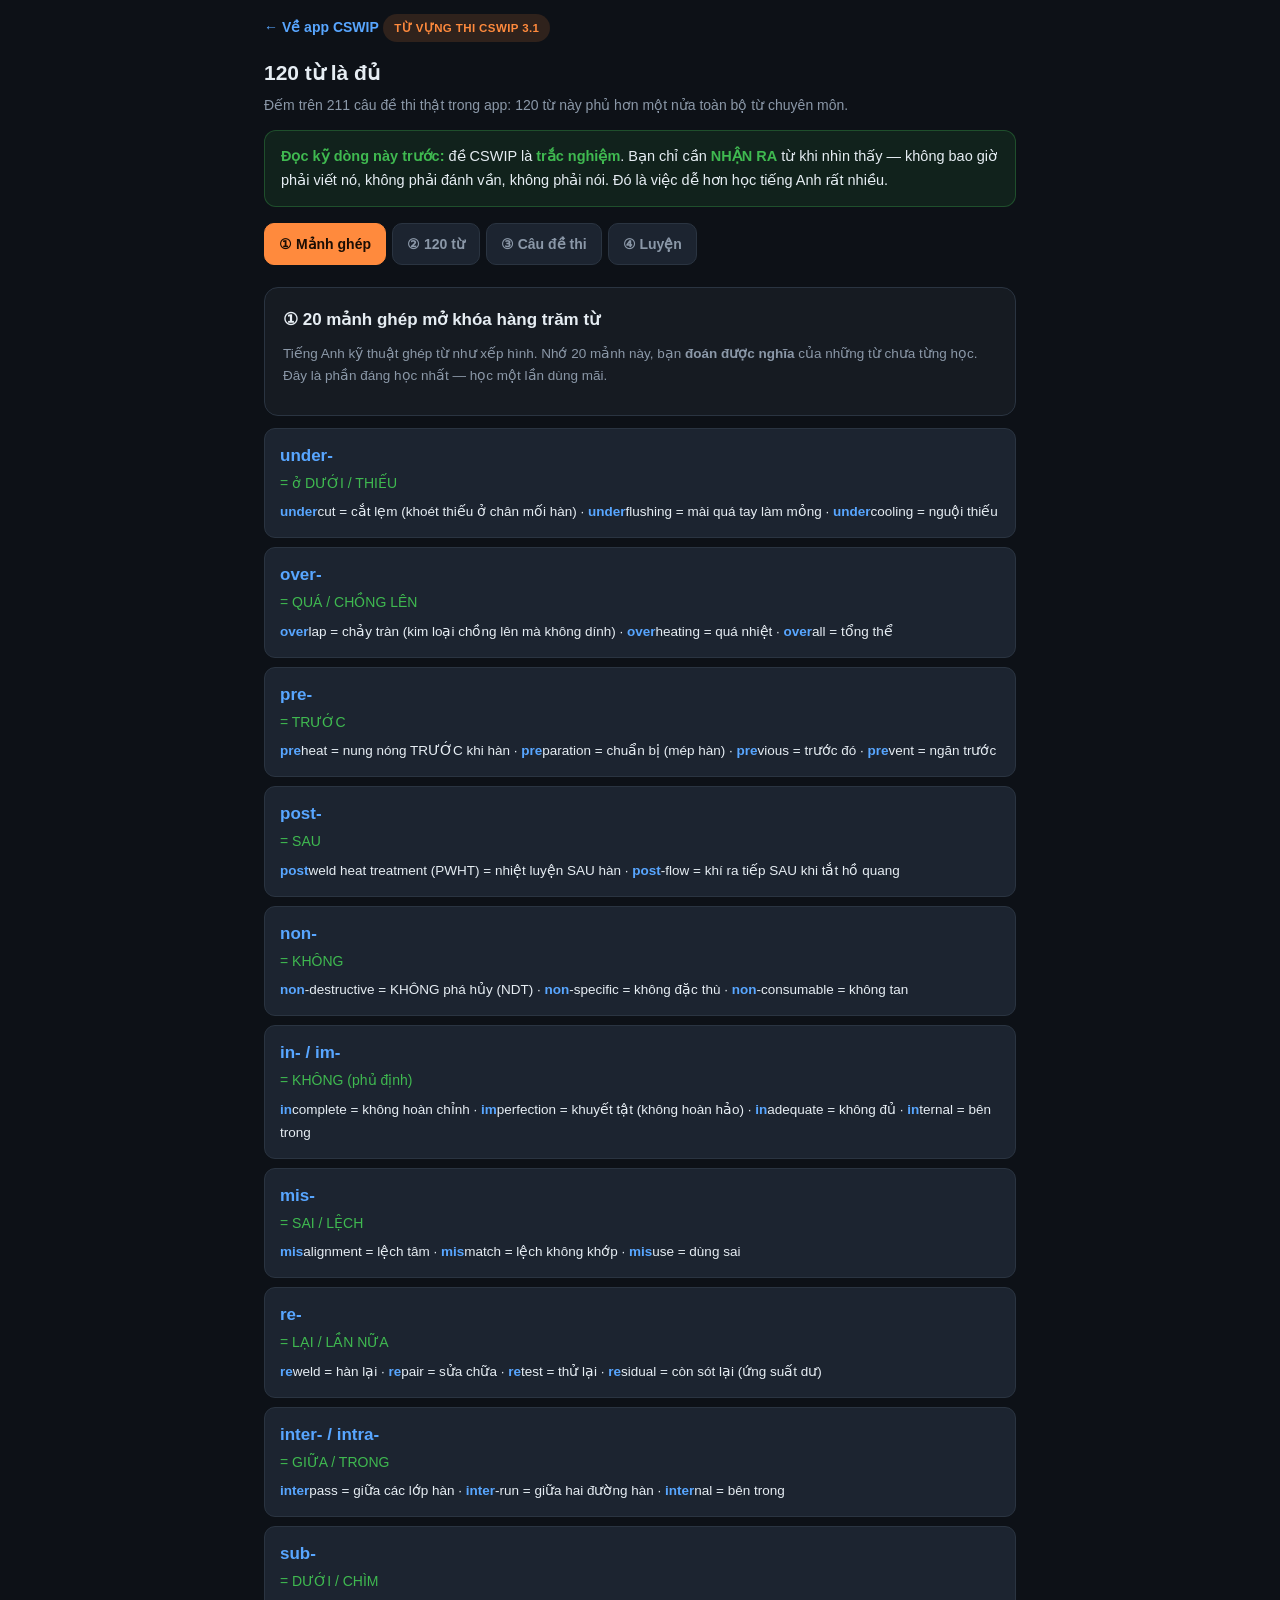
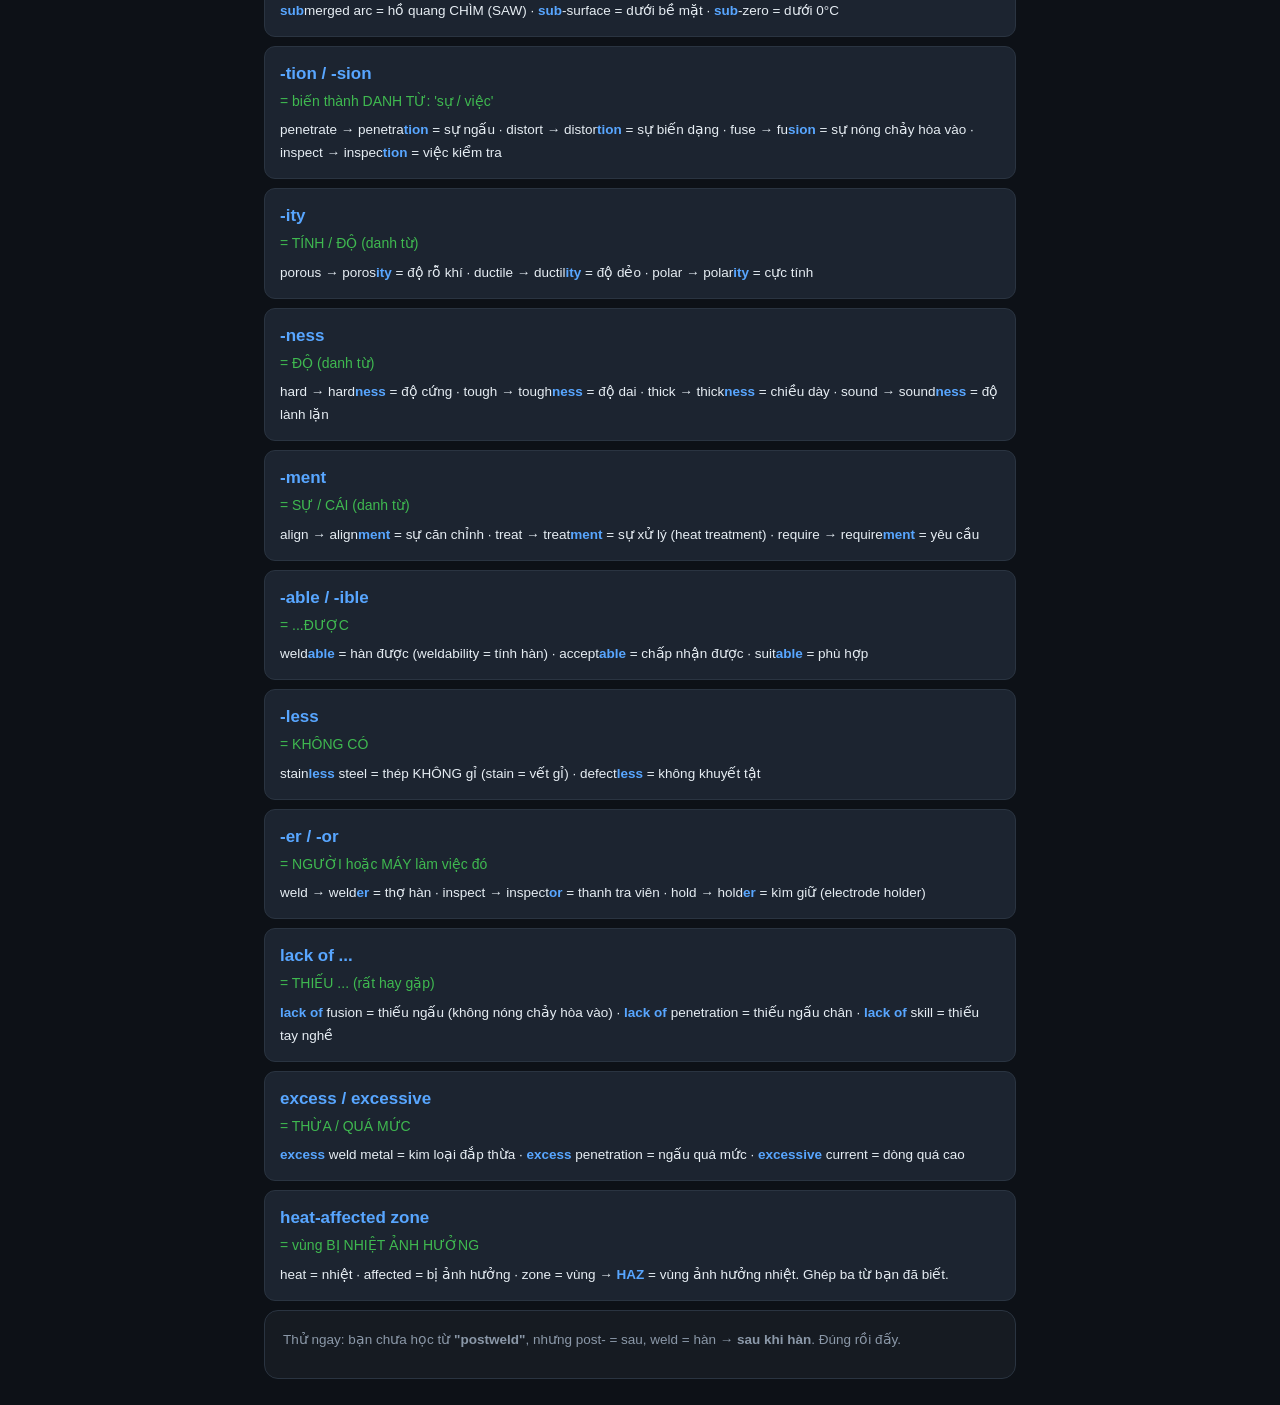
<file: tuvung.html>
<!DOCTYPE html>
<html lang="vi">
<head>
<meta charset="utf-8">
<meta name="viewport" content="width=device-width,initial-scale=1">
<title>Từ vựng thi CSWIP — 120 từ là đủ</title>
<style>
*{box-sizing:border-box;margin:0;padding:0}
:root{--bg:#0d1117;--card:#161b22;--c2:#1c2430;--line:#2a3441;--tx:#e6edf3;--mut:#8b98a8;--acc:#ff8a3d;--grn:#3fb950;--blu:#58a6ff;--red:#f85149}
body{background:var(--bg);color:var(--tx);font:16px/1.6 -apple-system,"Segoe UI",Roboto,sans-serif;padding:14px;max-width:780px;margin:0 auto;-webkit-text-size-adjust:100%}
h1{font-size:21px;margin:8px 0 4px}
.sub{color:var(--mut);font-size:14px;margin-bottom:14px}
.kick{display:inline-block;background:rgba(255,138,61,.14);color:var(--acc);font-size:11.5px;font-weight:700;padding:5px 11px;border-radius:20px;letter-spacing:.4px}
.tabs{display:flex;gap:6px;margin:16px 0 18px;overflow-x:auto;padding-bottom:4px}
.tab{white-space:nowrap;background:var(--c2);border:1px solid var(--line);color:var(--mut);padding:9px 14px;border-radius:10px;font-size:14px;cursor:pointer;font-weight:600}
.tab.on{background:var(--acc);border-color:var(--acc);color:#1a0d04}
.card{background:var(--card);border:1px solid var(--line);border-radius:14px;padding:18px;margin-bottom:12px}
h2{font-size:17px;margin-bottom:10px}
h3{font-size:14px;color:var(--acc);margin:16px 0 8px}
p{margin-bottom:10px}
.mut{color:var(--mut);font-size:13.5px}
.bit{background:var(--c2);border:1px solid var(--line);border-radius:11px;padding:13px 15px;margin-bottom:9px}
.bit .h{font-size:17px;font-weight:700;color:var(--blu)}
.bit .m{color:var(--grn);font-size:14px;margin:3px 0 7px}
.bit .e{font-size:13.5px;color:var(--tx);line-height:1.7}
.bit .e b{color:var(--blu);font-weight:600}
.w{background:var(--c2);border:1px solid var(--line);border-radius:11px;padding:12px 14px;margin-bottom:8px;display:flex;gap:12px;align-items:flex-start}
.w .spk{flex:0 0 38px;height:38px;border-radius:9px;background:rgba(88,166,255,.14);border:1px solid rgba(88,166,255,.3);color:var(--blu);font-size:17px;cursor:pointer;display:flex;align-items:center;justify-content:center}
.w .bd{flex:1;min-width:0}
.w .en{font-size:16.5px;font-weight:700;color:var(--blu)}
.w .vi{color:var(--tx);font-size:15px;margin:2px 0 5px}
.w .hk{font-size:13px;color:var(--mut);line-height:1.6}
.w .hk b{color:var(--grn)}
.grp{margin-bottom:6px}
.grp .gh{display:flex;justify-content:space-between;align-items:center;background:var(--c2);border:1px solid var(--line);border-radius:11px;padding:12px 15px;cursor:pointer;font-weight:600;font-size:15px}
.grp .gh span{color:var(--mut);font-size:13px;font-weight:400}
.grp .gb{padding-top:9px}
.hide{display:none}
button{font:inherit;cursor:pointer;border:0;border-radius:11px;padding:13px 18px;font-weight:600}
.btn{background:var(--acc);color:#1a0d04;width:100%}
.btn.sec{background:var(--c2);color:var(--tx);border:1px solid var(--line)}
.row{display:flex;gap:9px;margin-top:8px}.row button{flex:1}
.opt{display:block;width:100%;text-align:left;background:var(--c2);border:1px solid var(--line);color:var(--tx);border-radius:11px;padding:13px 15px;margin-bottom:8px;font-weight:400}
.opt.ok{border-color:var(--grn);background:rgba(63,185,80,.15)}
.opt.bad{border-color:var(--red);background:rgba(248,81,73,.13)}
.big{font-size:30px;font-weight:800;color:var(--blu);text-align:center;margin:4px 0 2px}
.prog{height:6px;background:var(--line);border-radius:4px;overflow:hidden;margin:12px 0}
.prog i{display:block;height:100%;background:var(--acc);border-radius:4px;transition:.3s}
.ph{background:var(--c2);border-left:3px solid var(--acc);border-radius:0 10px 10px 0;padding:12px 14px;margin-bottom:9px}
.ph .p1{font-size:15.5px;font-weight:700;color:var(--acc)}
.ph .p2{font-size:14.5px;margin-top:3px}
.ph .p3{font-size:13px;color:var(--mut);margin-top:5px;font-style:italic}
.note{background:rgba(63,185,80,.1);border:1px solid rgba(63,185,80,.3);border-radius:12px;padding:14px 16px;margin-bottom:14px;font-size:14.5px}
.note b{color:var(--grn)}
.stat{display:flex;gap:9px;margin-bottom:12px}
.stat div{flex:1;background:var(--c2);border:1px solid var(--line);border-radius:11px;padding:11px;text-align:center}
.stat b{display:block;font-size:20px;color:var(--acc)}
.stat span{font-size:11.5px;color:var(--mut)}
</style>
</head>
<body>
<a href="index.html" style="display:inline-block;margin-bottom:10px;color:#58a6ff;text-decoration:none;font-weight:600;font-size:14px">← Về app CSWIP</a>
<span class="kick">TỪ VỰNG THI CSWIP 3.1</span>
<h1>120 từ là đủ</h1>
<p class="sub">Đếm trên 211 câu đề thi thật trong app: 120 từ này phủ hơn một nửa toàn bộ từ chuyên môn.</p>

<div class="note"><b>Đọc kỹ dòng này trước:</b> đề CSWIP là <b>trắc nghiệm</b>. Bạn chỉ cần <b>NHẬN RA</b> từ khi nhìn thấy — không bao giờ phải viết nó, không phải đánh vần, không phải nói. Đó là việc dễ hơn học tiếng Anh rất nhiều.</div>

<div class="tabs">
  <div class="tab on" onclick="go('bits')">① Mảnh ghép</div>
  <div class="tab" onclick="go('words')">② 120 từ</div>
  <div class="tab" onclick="go('phr')">③ Câu đề thi</div>
  <div class="tab" onclick="go('drill')">④ Luyện</div>
</div>
<div id="stage"></div>

<script>
function say(w){try{const u=new SpeechSynthesisUtterance(w);u.lang='en-GB';u.rate=.8;speechSynthesis.cancel();speechSynthesis.speak(u);}catch(e){}}

const BITS=[
{h:"under-",m:"ở DƯỚI / THIẾU",e:"<b>under</b>cut = cắt lẹm (khoét thiếu ở chân mối hàn) · <b>under</b>flushing = mài quá tay làm mỏng · <b>under</b>cooling = nguội thiếu"},
{h:"over-",m:"QUÁ / CHỒNG LÊN",e:"<b>over</b>lap = chảy tràn (kim loại chồng lên mà không dính) · <b>over</b>heating = quá nhiệt · <b>over</b>all = tổng thể"},
{h:"pre-",m:"TRƯỚC",e:"<b>pre</b>heat = nung nóng TRƯỚC khi hàn · <b>pre</b>paration = chuẩn bị (mép hàn) · <b>pre</b>vious = trước đó · <b>pre</b>vent = ngăn trước"},
{h:"post-",m:"SAU",e:"<b>post</b>weld heat treatment (PWHT) = nhiệt luyện SAU hàn · <b>post</b>-flow = khí ra tiếp SAU khi tắt hồ quang"},
{h:"non-",m:"KHÔNG",e:"<b>non</b>-destructive = KHÔNG phá hủy (NDT) · <b>non</b>-specific = không đặc thù · <b>non</b>-consumable = không tan"},
{h:"in- / im-",m:"KHÔNG (phủ định)",e:"<b>in</b>complete = không hoàn chỉnh · <b>im</b>perfection = khuyết tật (không hoàn hảo) · <b>in</b>adequate = không đủ · <b>in</b>ternal = bên trong"},
{h:"mis-",m:"SAI / LỆCH",e:"<b>mis</b>alignment = lệch tâm · <b>mis</b>match = lệch không khớp · <b>mis</b>use = dùng sai"},
{h:"re-",m:"LẠI / LẦN NỮA",e:"<b>re</b>weld = hàn lại · <b>re</b>pair = sửa chữa · <b>re</b>test = thử lại · <b>re</b>sidual = còn sót lại (ứng suất dư)"},
{h:"inter- / intra-",m:"GIỮA / TRONG",e:"<b>inter</b>pass = giữa các lớp hàn · <b>inter</b>-run = giữa hai đường hàn · <b>inter</b>nal = bên trong"},
{h:"sub-",m:"DƯỚI / CHÌM",e:"<b>sub</b>merged arc = hồ quang CHÌM (SAW) · <b>sub</b>-surface = dưới bề mặt · <b>sub</b>-zero = dưới 0°C"},
{h:"-tion / -sion",m:"biến thành DANH TỪ: 'sự / việc'",e:"penetrate → penetra<b>tion</b> = sự ngấu · distort → distor<b>tion</b> = sự biến dạng · fuse → fu<b>sion</b> = sự nóng chảy hòa vào · inspect → inspec<b>tion</b> = việc kiểm tra"},
{h:"-ity",m:"TÍNH / ĐỘ (danh từ)",e:"porous → poros<b>ity</b> = độ rỗ khí · ductile → ductil<b>ity</b> = độ dẻo · polar → polar<b>ity</b> = cực tính"},
{h:"-ness",m:"ĐỘ (danh từ)",e:"hard → hard<b>ness</b> = độ cứng · tough → tough<b>ness</b> = độ dai · thick → thick<b>ness</b> = chiều dày · sound → sound<b>ness</b> = độ lành lặn"},
{h:"-ment",m:"SỰ / CÁI (danh từ)",e:"align → align<b>ment</b> = sự căn chỉnh · treat → treat<b>ment</b> = sự xử lý (heat treatment) · require → require<b>ment</b> = yêu cầu"},
{h:"-able / -ible",m:"...ĐƯỢC",e:"weld<b>able</b> = hàn được (weldability = tính hàn) · accept<b>able</b> = chấp nhận được · suit<b>able</b> = phù hợp"},
{h:"-less",m:"KHÔNG CÓ",e:"stain<b>less</b> steel = thép KHÔNG gỉ (stain = vết gỉ) · defect<b>less</b> = không khuyết tật"},
{h:"-er / -or",m:"NGƯỜI hoặc MÁY làm việc đó",e:"weld → weld<b>er</b> = thợ hàn · inspect → inspect<b>or</b> = thanh tra viên · hold → hold<b>er</b> = kìm giữ (electrode holder)"},
{h:"lack of ...",m:"THIẾU ... (rất hay gặp)",e:"<b>lack of</b> fusion = thiếu ngấu (không nóng chảy hòa vào) · <b>lack of</b> penetration = thiếu ngấu chân · <b>lack of</b> skill = thiếu tay nghề"},
{h:"excess / excessive",m:"THỪA / QUÁ MỨC",e:"<b>excess</b> weld metal = kim loại đắp thừa · <b>excess</b> penetration = ngấu quá mức · <b>excessive</b> current = dòng quá cao"},
{h:"heat-affected zone",m:"vùng BỊ NHIỆT ẢNH HƯỞNG",e:"heat = nhiệt · affected = bị ảnh hưởng · zone = vùng → <b>HAZ</b> = vùng ảnh hưởng nhiệt. Ghép ba từ bạn đã biết."}
];

const GROUPS=[
{t:"① Bộ phận mối hàn", w:[
["weld","mối hàn / hàn","Từ gốc của cả ngành. welder = thợ hàn, welding = việc hàn, welded = đã hàn."],
["joint","mối nối","Chỗ hai miếng gặp nhau. butt joint = nối giáp mối, T joint = nối chữ T."],
["root","chân mối hàn (đáy)","Nghĩa gốc là 'rễ cây' — rễ ở dưới cùng, chân mối hàn cũng ở dưới cùng."],
["face","mặt mối hàn (trên)","Mặt người = phía nhìn thấy. Weld face = mặt nhìn thấy của mối hàn."],
["run / pass","một đường hàn (một lớp)","Root run = lớp chân, capping run = lớp phủ trên cùng."],
["bead","đường hàn đắp ra","Nghĩa gốc là 'hạt cườm' — đường hàn trông như dãy hạt cườm xếp."],
["throat","chiều dày cổ mối hàn","Nghĩa gốc là 'cổ họng' — chỗ hẹp nhất. Cổ mối hàn cũng là chỗ mỏng nhất, chịu lực."],
["leg","chiều dài cạnh mối hàn góc","Nghĩa gốc là 'chân' — hai cạnh mối hàn góc như hai chân."],
["toe","chân mối hàn (mép ngoài)","Nghĩa gốc là 'ngón chân' — mép ngoài cùng. Đây là chỗ nứt mỏi hay bắt đầu."],
["HAZ","vùng ảnh hưởng nhiệt","heat-affected zone. Vùng KHÔNG chảy nhưng bị nhiệt làm đổi tổ chức."]]},
{t:"② Khuyết tật (phần 1)", w:[
["defect","khuyết tật (bị loại)","Khác với imperfection: defect = vượt tiêu chuẩn, phải xử lý."],
["imperfection","sai lệch (chưa chắc bị loại)","im- = không, perfect = hoàn hảo → chỗ không hoàn hảo."],
["crack","vết nứt","Mọi tiêu chuẩn đều LOẠI 100% vết nứt. Nhớ: crack = luôn bị loại."],
["porosity","rỗ khí","porous = xốp, có lỗ. Khí bị kẹt lại thành lỗ tròn trong mối hàn."],
["slag","xỉ","Lớp thuốc cháy đóng cứng trên mối hàn. slag inclusion = ngậm xỉ."],
["inclusion","vật ngậm (kẹt lại)","include = bao gồm, chứa vào → thứ bị chứa lại trong mối hàn."],
["undercut","cắt lẹm","under = dưới, cut = cắt → bị khoét thiếu một rãnh ở chân mối hàn."],
["overlap","chảy tràn","over = chồng lên, lap = gối lên → kim loại tràn lên tấm mà không dính."],
["lack of fusion","thiếu ngấu","lack of = thiếu, fusion = sự nóng chảy hòa vào."],
["spatter","bắn tóe","Giọt kim loại văng ra bám quanh mối hàn."]]},
{t:"③ Khuyết tật (phần 2)", w:[
["penetration","độ ngấu (ăn sâu)","penetrate = xuyên vào. Lack of penetration = thiếu ngấu chân."],
["distortion","biến dạng (vênh)","distort = làm méo. Co ngót khi nguội kéo chi tiết cong vênh."],
["misalignment","lệch tâm","mis- = lệch, align = thẳng hàng → hai mép không cùng mặt phẳng."],
["burn-through","cháy thủng","burn = cháy, through = xuyên qua → vũng hàn sập thành lỗ."],
["concavity","độ lõm","concave = lõm. Root concavity = lõm chân mối hàn."],
["cavity","lỗ hổng","Nghĩa gốc là 'hốc' (như sâu răng). Gas cavity = lỗ khí."],
["discontinuity","gián đoạn","dis- = không, continuity = liên tục → chỗ không liên tục trong kim loại."],
["flaw","khuyết tật, vết lỗi","Từ ngắn, hay dùng trong NDT: flaw detector = máy dò khuyết tật."],
["reject","loại bỏ","re- = trả lại, ject = ném → ném trả lại, không nhận."],
["arc strike","hồ quang lạc","strike = đánh, quẹt. Quẹt hồ quang ra ngoài rãnh hàn làm cháy điểm."]]},
{t:"④ Quá trình hàn", w:[
["arc","hồ quang","Tia lửa điện nấu chảy kim loại. Nghĩa gốc là 'cung tròn'."],
["electrode","điện cực / que hàn","electro = điện. Que dẫn điện tạo hồ quang."],
["current","dòng điện","Đo bằng Ampe (A). Cũng có nghĩa 'dòng chảy'."],
["voltage","điện áp","Đo bằng Vôn (V). Hồ quang càng DÀI thì điện áp càng CAO."],
["polarity","cực tính","polar = cực. Cực dương ở que hay ở tấm."],
["shielding","sự bảo vệ, che chắn","shield = cái khiên. Khiên che vũng hàn khỏi không khí."],
["flux","thuốc hàn","Lớp bọc que hoặc hạt thuốc, cháy ra tạo xỉ bảo vệ."],
["consumable","vật liệu tiêu hao (tan được)","consume = tiêu thụ + -able = được → thứ bị tiêu hao khi hàn."],
["transfer","sự chuyển dịch","trans = qua, fer = mang → mang kim loại qua vũng hàn. Dip/spray transfer."],
["deposition rate","tốc độ đắp","deposit = đắp xuống, rate = tốc độ → đắp bao nhiêu kg mỗi giờ."]]},
{t:"⑤ Thông số hàn", w:[
["heat input","nhiệt lượng đường hàn","heat = nhiệt, input = đưa vào → nhiệt đưa vào mỗi mm mối hàn."],
["travel speed","tốc độ di chuyển","travel = đi, speed = tốc độ. Đi NHANH thì nhiệt lượng GIẢM."],
["amperage","cường độ dòng (Ampe)","Từ Ampere mà ra. Cùng nghĩa với current."],
["preheat","nung nóng sơ bộ","pre- = trước, heat = nung → nung tấm TRƯỚC khi hàn, chống nứt nguội."],
["interpass","nhiệt độ giữa các lớp","inter- = giữa, pass = lớp hàn."],
["thickness","chiều dày","thick = dày + -ness = độ."],
["root gap","khe hở chân","gap = khe hở. Khoảng cách giữa hai mép ở đáy."],
["bevel angle","góc vát mép","bevel = vát xiên, angle = góc."],
["stick-out","phần dây nhô ra","stick = thò ra, out = ngoài. Cũng gọi electrode extension."],
["arc length","chiều dài hồ quang","Dài hơn = điện áp cao hơn = dễ bắn tóe và rỗ khí."]]},
{t:"⑥ Vật liệu", w:[
["steel","thép","Từ nền tảng. carbon steel = thép carbon."],
["carbon","carbon (than)","Nguyên tố quyết định độ cứng của thép. carbon equivalent (CEV) = đương lượng carbon."],
["stainless steel","thép không gỉ (inox)","stain = vết gỉ + -less = không có → thép KHÔNG gỉ."],
["aluminium","nhôm","Có màng ôxit chảy ở 2050°C, nên hàn TIG phải dùng dòng AC."],
["parent metal","kim loại cơ bản","parent = cha mẹ, gốc → kim loại gốc, không phải kim loại đắp."],
["filler","kim loại đắp / dây đắp","fill = điền đầy + -er → thứ dùng để điền vào rãnh hàn."],
["hydrogen","hydro","Thủ phạm số một của nứt nguội. low hydrogen = hydro thấp."],
["alloy","hợp kim","Thép pha thêm nguyên tố khác. low alloy steel = thép hợp kim thấp."],
["grade","mác vật liệu / cấp","Ví dụ grade 316L. Cũng có nghĩa 'cấp độ' (rust grade A-D)."],
["millscale","vảy cán","mill = nhà máy cán, scale = lớp vảy → lớp ôxit đen trên thép mới cán."]]},
{t:"⑦ Cơ tính", w:[
["strength","độ bền","strong = khỏe → strength = độ bền."],
["tensile","(thuộc về) kéo","tension = sự kéo căng. tensile test = thử kéo."],
["UTS","độ bền kéo tối đa","ultimate tensile strength. ultimate = tột cùng."],
["yield","giới hạn chảy","Nghĩa gốc: 'chịu thua, nhượng bộ'. Điểm thép bắt đầu chảy dẻo, không đàn hồi lại."],
["hardness","độ cứng","hard = cứng + -ness. Đo bằng Vickers (HV), Rockwell, Brinell."],
["toughness","độ dai","tough = dai, bền bỉ. Khả năng chống nứt gãy đột ngột."],
["ductility","độ dẻo","ductile = dẻo, kéo dài được. Ngược với brittle."],
["brittle","giòn","Dễ vỡ như thủy tinh. brittle fracture = phá hủy giòn."],
["impact","va đập","Charpy impact test = thử va đập Charpy, đo độ dai."],
["fatigue","mỏi","Nghĩa gốc: 'mệt mỏi'. Kim loại chịu tải lặp đi lặp lại thì 'mệt' rồi nứt."]]},
{t:"⑧ Kiểm tra không phá hủy", w:[
["NDT","kiểm tra không phá hủy","non-destructive testing. non- = không, destruct = phá hủy."],
["radiography (RT)","chụp ảnh phóng xạ","radio = tia, graphy = ghi hình → ghi hình bằng tia X/gamma."],
["ultrasonic (UT)","siêu âm","ultra = siêu, sonic = âm thanh."],
["magnetic particle (MT/MPI)","bột từ","magnetic = từ tính, particle = hạt bột."],
["dye penetrant (PT/DPI)","thẩm thấu chất màu","dye = thuốc nhuộm, penetrant = chất thấm vào."],
["visual inspection","kiểm tra ngoại quan","visual = bằng mắt. Rẻ nhất và làm đầu tiên."],
["probe","đầu dò","Dụng cụ dò của máy siêu âm. angle probe = đầu dò góc."],
["indication","chỉ thị (dấu hiệu)","indicate = chỉ ra → dấu hiệu máy báo, chưa chắc là khuyết tật."],
["detect","phát hiện, dò ra","flaw detector = máy dò khuyết tật."],
["surface-breaking","hở ra mặt ngoài","surface = bề mặt, breaking = phá vỡ → nứt ăn ra tới bề mặt."]]},
{t:"⑨ Thử phá hủy", w:[
["destructive testing","thử phá hủy","destruct = phá hủy. Cắt mối hàn ra để thử."],
["specimen","mẫu thử","Miếng kim loại cắt ra để đem thử."],
["bend test","thử uốn","bend = uốn cong. Uốn quanh gối để xem có nứt không."],
["former","gối uốn","form = tạo hình + -er → dụng cụ tạo hình khi uốn. Thép C-Mn thường 4t."],
["macro examination","soi tổ chức thô","macro = to (nhìn được bằng mắt/kính lúp), examine = xem xét."],
["fracture","sự gãy / mặt gãy","fracture test = thử gãy. Bẻ ra xem bên trong."],
["notch","rãnh khía","Rãnh chữ V khía sẵn trên mẫu Charpy để nứt bắt đầu từ đó."],
["Charpy","Charpy (thử va đập)","Tên người. Charpy V-notch test đo độ dai."],
["hardness survey","khảo sát độ cứng","survey = khảo sát. Đo độ cứng nhiều điểm trên mặt cắt."],
["nick-break","thử gãy chẻ","nick = khía nhẹ, break = bẻ gãy."]]},
{t:"⑩ Giấy tờ & quy trình", w:[
["WPS","quy trình hàn","welding procedure specification. Tờ giấy bảo thợ hàn phải hàn thế nào."],
["PQR / WPQR","hồ sơ chứng nhận quy trình","procedure qualification record. Bằng chứng WPS đã được thử và đạt."],
["qualification","sự chứng nhận / kiểm định","qualify = đủ tư cách + -ation. welder qualification = chứng nhận thợ hàn."],
["procedure","quy trình","Trình tự các bước phải làm."],
["approval","sự phê duyệt","approve = chấp thuận + -al. approved procedure = quy trình đã duyệt."],
["standard","tiêu chuẩn","Ví dụ BS EN ISO 5817. application standard = tiêu chuẩn ứng dụng."],
["code","bộ quy phạm","Ví dụ ASME IX. Tập hợp quy tắc bắt buộc."],
["specification","đặc tính kỹ thuật, yêu cầu","specify = quy định rõ + -ation."],
["essential variable","biến số thiết yếu","essential = cốt yếu, variable = biến số. Đổi nó thì phải chứng nhận lại."],
["record","hồ sơ, ghi chép","Bằng chứng bằng giấy tờ. Việc chính của thanh tra viên."]]},
{t:"⑪ Nhiệt luyện & ứng suất", w:[
["PWHT","nhiệt luyện sau hàn","postweld heat treatment. post- = sau."],
["stress relief","khử ứng suất","stress = ứng suất, relief = giải tỏa. Tên gọi khác của PWHT."],
["residual stress","ứng suất dư","residual = còn sót lại. Ứng suất còn lại sau khi hàn nguội."],
["soak time","thời gian giữ nhiệt","soak = ngâm, ngấm. Điển hình 1 giờ cho mỗi 25 mm chiều dày."],
["normalising","thường hóa","Nung ~900°C rồi nguội TRONG KHÔNG KHÍ."],
["annealing","ủ","Nung ~900°C rồi nguội CHẬM TRONG LÒ. Khác normalising ở tốc độ nguội."],
["tempering","ram","Nung lại sau khi tôi, để giảm cứng tăng dai."],
["quenching","tôi (làm nguội nhanh)","quench = dập tắt nhanh. Nhúng nước/dầu → tạo mactenxit rất cứng."],
["cooling rate","tốc độ nguội","cool = nguội, rate = tốc độ. Quyết định tổ chức kim loại."],
["restraint","sự kìm hãm","restrain = kìm giữ. Kết cấu xung quanh không cho co giãn tự do."]]},
{t:"⑫ Động từ đề thi hay dùng", w:[
["increase","tăng lên","Rất hay gặp: 'increasing current will...' = tăng dòng sẽ..."],
["decrease / reduce","giảm xuống","de- = xuống. Ngược với increase."],
["cause","gây ra / nguyên nhân","'What causes...?' = Cái gì gây ra...?"],
["prevent","ngăn ngừa","pre- = trước, vent = đến → chặn trước khi nó xảy ra."],
["occur","xảy ra","'where does it occur?' = nó xảy ra ở đâu?"],
["require","yêu cầu, đòi hỏi","requirement = yêu cầu. 'is required' = được yêu cầu, phải có."],
["allow / permit","cho phép","'is not permitted' = không được phép."],
["ensure","bảo đảm","en- + sure (chắc chắn) → làm cho chắc chắn."],
["affect","ảnh hưởng tới","'what affects...?' = cái gì ảnh hưởng tới...? (heat-affected zone)"],
["carry out","thực hiện, tiến hành","'carried out' = đã được thực hiện. Rất hay gặp."]]}
];

const PHRASES=[
["Which of the following...","Cái nào sau đây...","Mở đầu câu hỏi phổ biến nhất. Thấy là biết phải chọn 1 trong 4."],
["is most likely to...","có khả năng CAO NHẤT là...","likely = có khả năng. Đề hỏi nguyên nhân hợp lý nhất."],
["shall be / must be","PHẢI (bắt buộc)","shall trong tiêu chuẩn = bắt buộc, không phải 'sẽ'."],
["should be","NÊN (khuyến nghị)","Khác shall: should là khuyến nghị, không bắt buộc. Bẫy đề thi."],
["may be","CÓ THỂ (được phép)","may = được phép, không phải 'có lẽ'."],
["prior to","TRƯỚC KHI","prior to welding = trước khi hàn. Tương đương 'before'."],
["in accordance with","THEO ĐÚNG","in accordance with the WPS = theo đúng quy trình hàn."],
["as stated in...","như ĐÃ NÊU trong...","state = nêu, phát biểu."],
["with regard to...","VỀ VẤN ĐỀ...","regard = xem xét, liên quan."],
["what effect does X have on Y","X ẢNH HƯỞNG THẾ NÀO tới Y","Dạng câu hỏi nhân quả rất hay gặp."],
["all of the above","TẤT CẢ các ý trên","above = ở trên."],
["none of the above","KHÔNG ý nào ở trên","none = không cái nào."],
["the most suitable","PHÙ HỢP NHẤT","suitable = phù hợp. Đề bắt chọn phương án tốt nhất."],
["what action would you take","BẠN SẼ XỬ LÝ THẾ NÀO","action = hành động. Dạng câu hỏi tình huống thanh tra."],
["refer to the previous answer","XEM LẠI CÂU TRƯỚC","Chuỗi câu hỏi nối tiếp nhau — phải nhớ câu trước."],
["unless otherwise stated","TRỪ KHI có quy định khác","unless = trừ khi, otherwise = cách khác."],
["is not permitted","KHÔNG ĐƯỢC PHÉP","permit = cho phép."],
["would you expect","BẠN CHO RẰNG / dự đoán","expect = mong đợi, dự kiến."],
["at the point of...","TẠI thời điểm / vị trí...","at the point of use = tại nơi sử dụng."],
["in the event of...","TRONG TRƯỜNG HỢP...","event = sự việc xảy ra."]
];

/* ---------- state ---------- */
let VIEW='bits', open={}, dq=[], di=0, dscore=0, dans=false, dwrong=[];
const KEY='cswip_tv';
let SEEN=JSON.parse(localStorage.getItem(KEY)||'{}');
const stage=document.getElementById('stage');
const ALL=[]; GROUPS.forEach((g,gi)=>g.w.forEach((w,wi)=>ALL.push({en:w[0],vi:w[1],hk:w[2],id:gi+'-'+wi})));

function go(v){VIEW=v;document.querySelectorAll('.tab').forEach((t,i)=>t.classList.toggle('on',['bits','words','phr','drill'][i]===v));render();window.scrollTo(0,0);}
function tg(i){open[i]=!open[i];render();}

function render(){
 if(VIEW==='bits'){
  stage.innerHTML=`<div class="card"><h2>① 20 mảnh ghép mở khóa hàng trăm từ</h2>
   <p class="mut">Tiếng Anh kỹ thuật ghép từ như xếp hình. Nhớ 20 mảnh này, bạn <b>đoán được nghĩa</b> của những từ chưa từng học. Đây là phần đáng học nhất — học một lần dùng mãi.</p></div>`
   + BITS.map(b=>`<div class="bit"><div class="h">${b.h}</div><div class="m">= ${b.m}</div><div class="e">${b.e}</div></div>`).join('')
   + `<div class="card"><p class="mut">Thử ngay: bạn chưa học từ <b>"postweld"</b>, nhưng post- = sau, weld = hàn → <b>sau khi hàn</b>. Đúng rồi đấy.</p></div>`;
 }
 else if(VIEW==='words'){
  const done=ALL.filter(w=>SEEN[w.id]).length;
  stage.innerHTML=`<div class="card"><h2>② 120 từ lõi</h2>
   <p class="mut">Chia 12 nhóm, mỗi nhóm 10 từ. <b>Học 1 nhóm mỗi ngày</b> là 12 ngày xong. Bấm 🔊 để nghe đọc.</p>
   <div class="prog"><i style="width:${Math.round(done/ALL.length*100)}%"></i></div>
   <p class="mut">Đã xem ${done}/${ALL.length} từ</p></div>`
   + GROUPS.map((g,gi)=>`<div class="grp">
      <div class="gh" onclick="tg(${gi})">${g.t}<span>${open[gi]?'▲ đóng':'▼ mở'} · 10 từ</span></div>
      <div class="gb ${open[gi]?'':'hide'}">${g.w.map((w,wi)=>`
        <div class="w">
          <div class="spk" onclick="say('${w[0].replace(/'/g,"")}');mk('${gi}-${wi}')">🔊</div>
          <div class="bd"><div class="en">${w[0]}</div><div class="vi">${w[1]}</div><div class="hk">${w[2]}</div></div>
        </div>`).join('')}</div></div>`).join('');
 }
 else if(VIEW==='phr'){
  stage.innerHTML=`<div class="card"><h2>③ 20 cụm câu đề thi</h2>
   <p class="mut">Đề thi dùng đi dùng lại một số cách nói cố định. Nhận ra chúng thì bạn hiểu <b>câu hỏi đang hỏi gì</b>, dù chưa thuộc hết từ chuyên môn.</p></div>`
   + PHRASES.map(p=>`<div class="ph"><div class="p1">${p[0]}</div><div class="p2">${p[1]}</div><div class="p3">${p[2]}</div></div>`).join('');
 }
 else {
  if(!dq.length){
   stage.innerHTML=`<div class="card"><h2>④ Luyện nhận mặt từ</h2>
    <p>Hiện từ tiếng Anh → bạn chọn nghĩa tiếng Việt. <b>Chỉ cần nhận ra, không cần viết.</b></p>
    <p class="mut">Từ nào sai sẽ quay lại cuối lượt cho tới khi bạn nhớ.</p>
    <div class="stat"><div><b>${ALL.length}</b><span>tổng số từ</span></div><div><b>20</b><span>mỗi lượt</span></div><div><b>~4</b><span>phút</span></div></div>
    <button class="btn" onclick="start()">Bắt đầu 20 từ</button></div>`;
   return;
  }
  if(di>=dq.length){
   const pct=Math.round(dscore/dq.length*100);
   stage.innerHTML=`<div class="card"><h2>Xong lượt này</h2>
    <div class="big">${dscore}/${dq.length}</div>
    <p class="mut" style="text-align:center">${pct}%</p>
    <p>${pct>=80?'Rất tốt. Các từ này đang bám rồi.':pct>=50?'Ổn. Làm lại lượt nữa là chắc hơn nhiều.':'Bình thường thôi — lần đầu ai cũng vậy. Làm lại ngay, lần hai sẽ khác hẳn.'}</p>
    ${dwrong.length?`<h3>Từ bạn còn sai</h3>`+dwrong.map(w=>`<div class="w"><div class="spk" onclick="say('${w.en.replace(/'/g,"")}')">🔊</div><div class="bd"><div class="en">${w.en}</div><div class="vi">${w.vi}</div><div class="hk">${w.hk}</div></div></div>`).join(''):''}
    <div class="row"><button class="btn sec" onclick="dq=[];render()">Về đầu</button><button class="btn" onclick="start()">Lượt mới</button></div></div>`;
   return;
  }
  const q=dq[di];
  stage.innerHTML=`<div class="card">
    <p class="mut">Từ ${di+1} / ${dq.length} · đúng ${dscore}</p>
    <div class="prog"><i style="width:${Math.round(di/dq.length*100)}%"></i></div>
    <div style="text-align:center;margin:14px 0">
      <div style="font-size:30px;font-weight:800;color:var(--blu)">${q.en}</div>
      <button class="btn sec" style="width:auto;margin-top:10px;padding:8px 16px" onclick="say('${q.en.replace(/'/g,"")}')">🔊 Nghe</button>
    </div>
    <div id="opts">${q.opts.map((o,k)=>`<button class="opt" onclick="pk(${k})">${o}</button>`).join('')}</div>
    <div id="fb"></div></div>`;
 }
}
function mk(id){SEEN[id]=1;localStorage.setItem(KEY,JSON.stringify(SEEN));}
function sh(a){return a.slice().sort(()=>Math.random()-.5);}
function start(){
 dq=sh(ALL).slice(0,20).map(w=>{
   const wrong=sh(ALL.filter(x=>x.id!==w.id)).slice(0,3).map(x=>x.vi);
   const opts=sh([w.vi,...wrong]);
   return {...w,opts,a:opts.indexOf(w.vi)};
 });
 di=0;dscore=0;dwrong=[];dans=false;render();
}
function pk(k){
 if(dans)return;dans=true;
 const q=dq[di],b=document.querySelectorAll('#opts .opt');
 b[q.a].classList.add('ok');
 if(k===q.a){dscore++;mk(q.id);}else{b[k].classList.add('bad');dwrong.push(q);}
 document.getElementById('fb').innerHTML=
  `<div class="bit" style="margin-top:6px"><div class="m" style="color:${k===q.a?'var(--grn)':'var(--red)'}">${k===q.a?'✓ Đúng':'✗ Chưa đúng — '+q.vi}</div><div class="e">${q.hk}</div></div>
   <button class="btn" onclick="nx()">Từ tiếp theo →</button>`;
}
function nx(){di++;dans=false;render();window.scrollTo(0,0);}
render();
</script>
</body>
</html>
</file>
